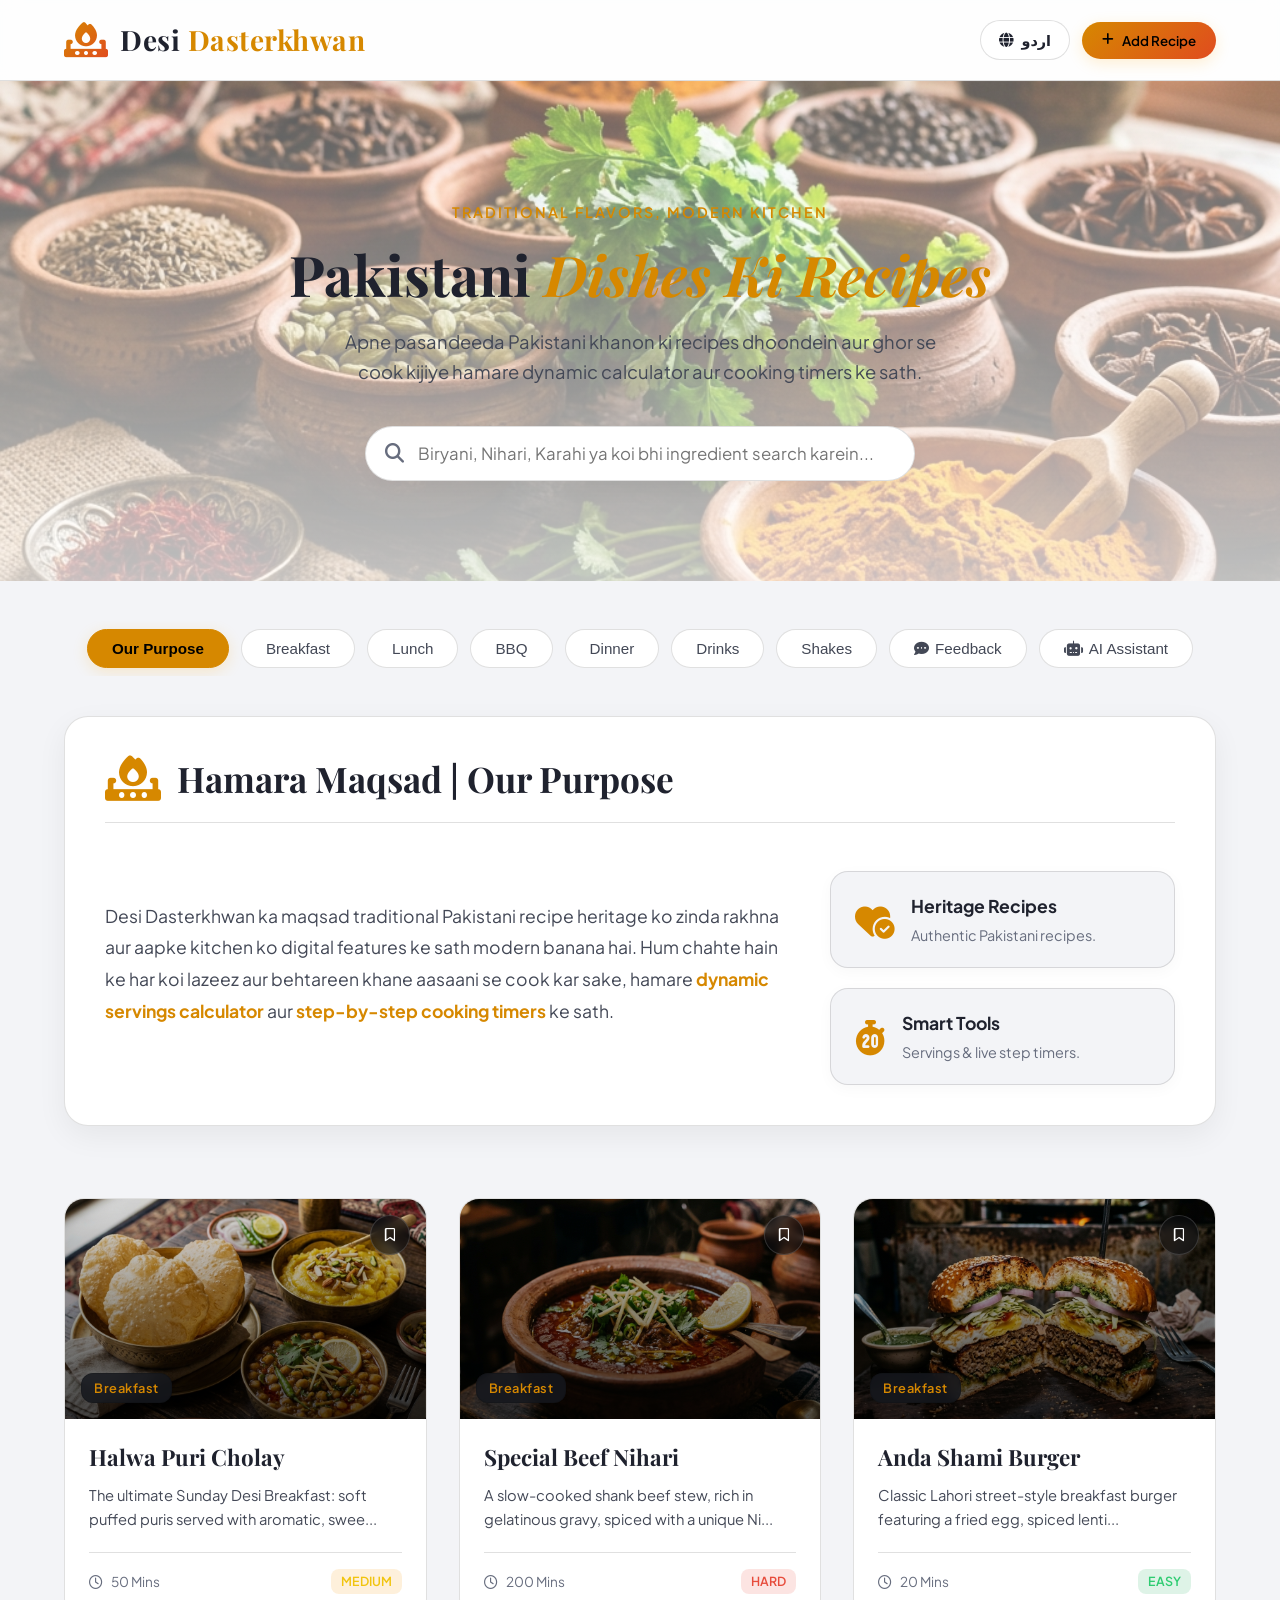
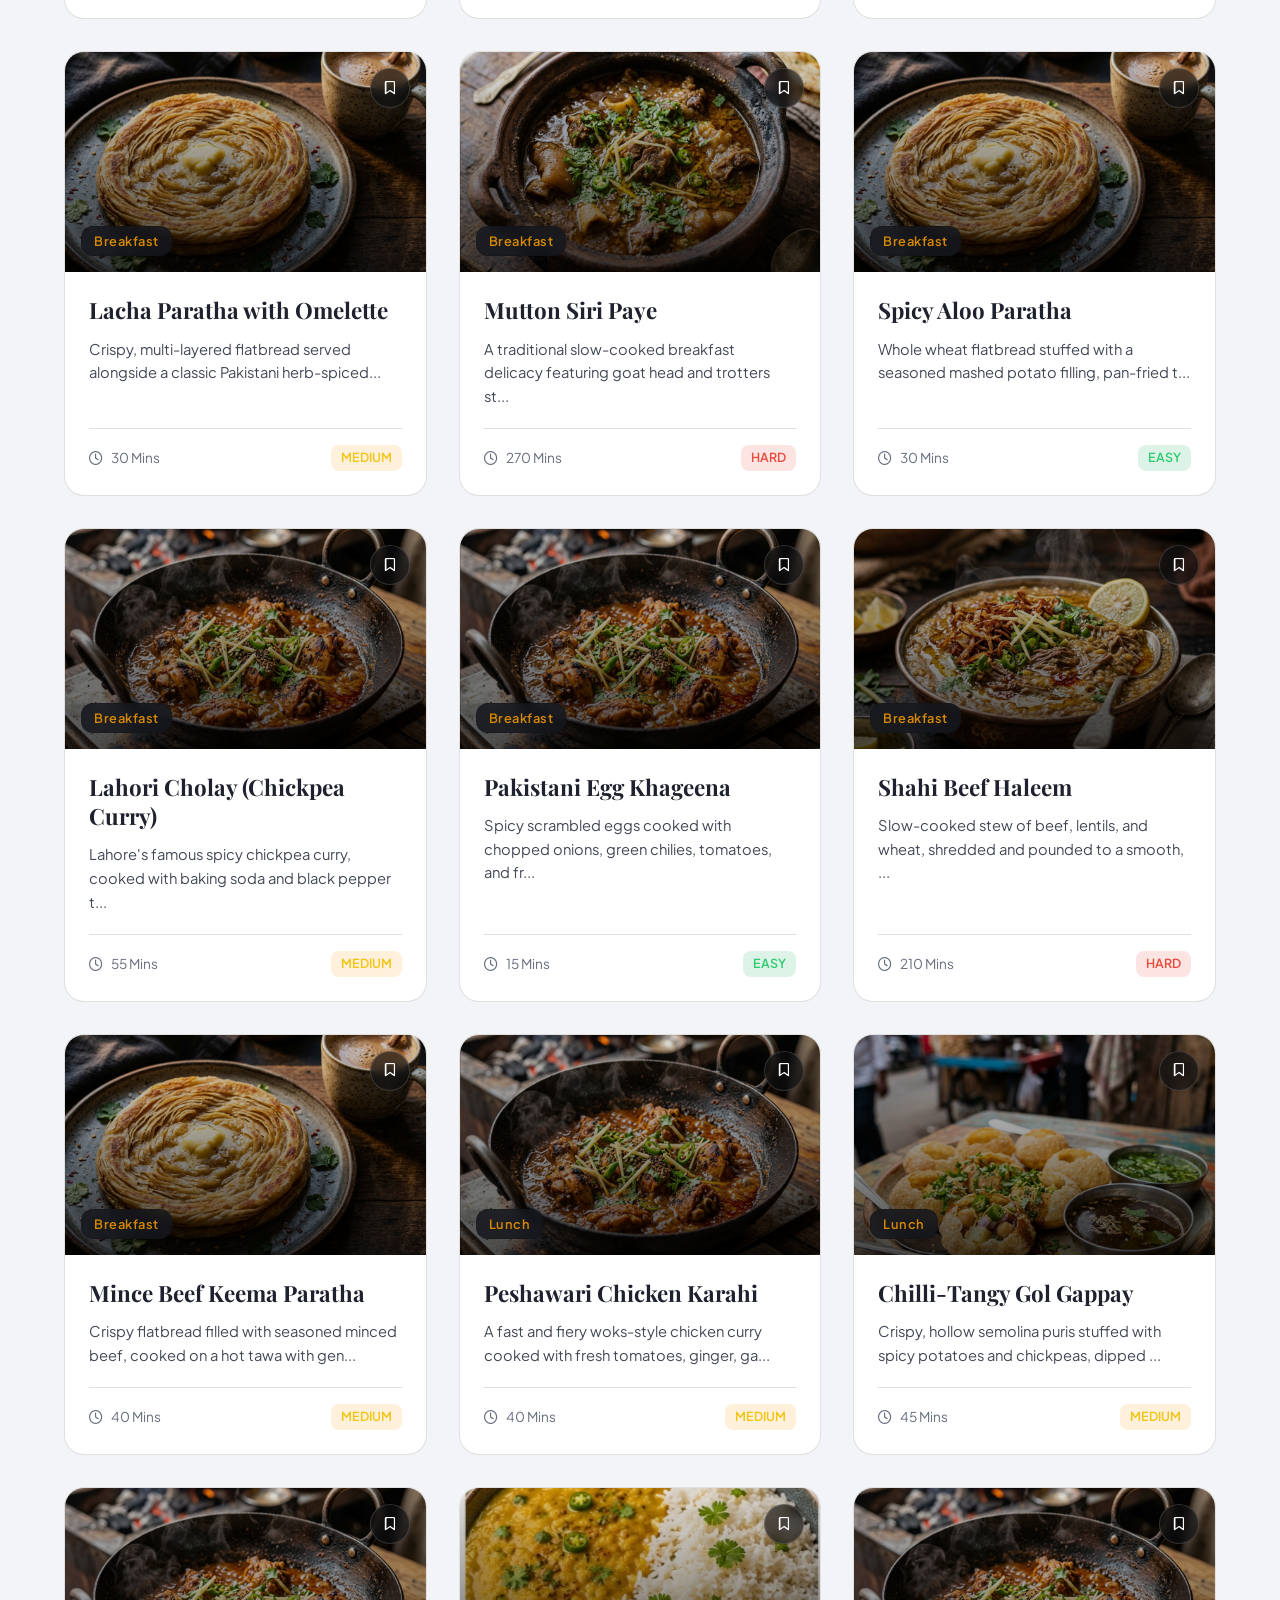
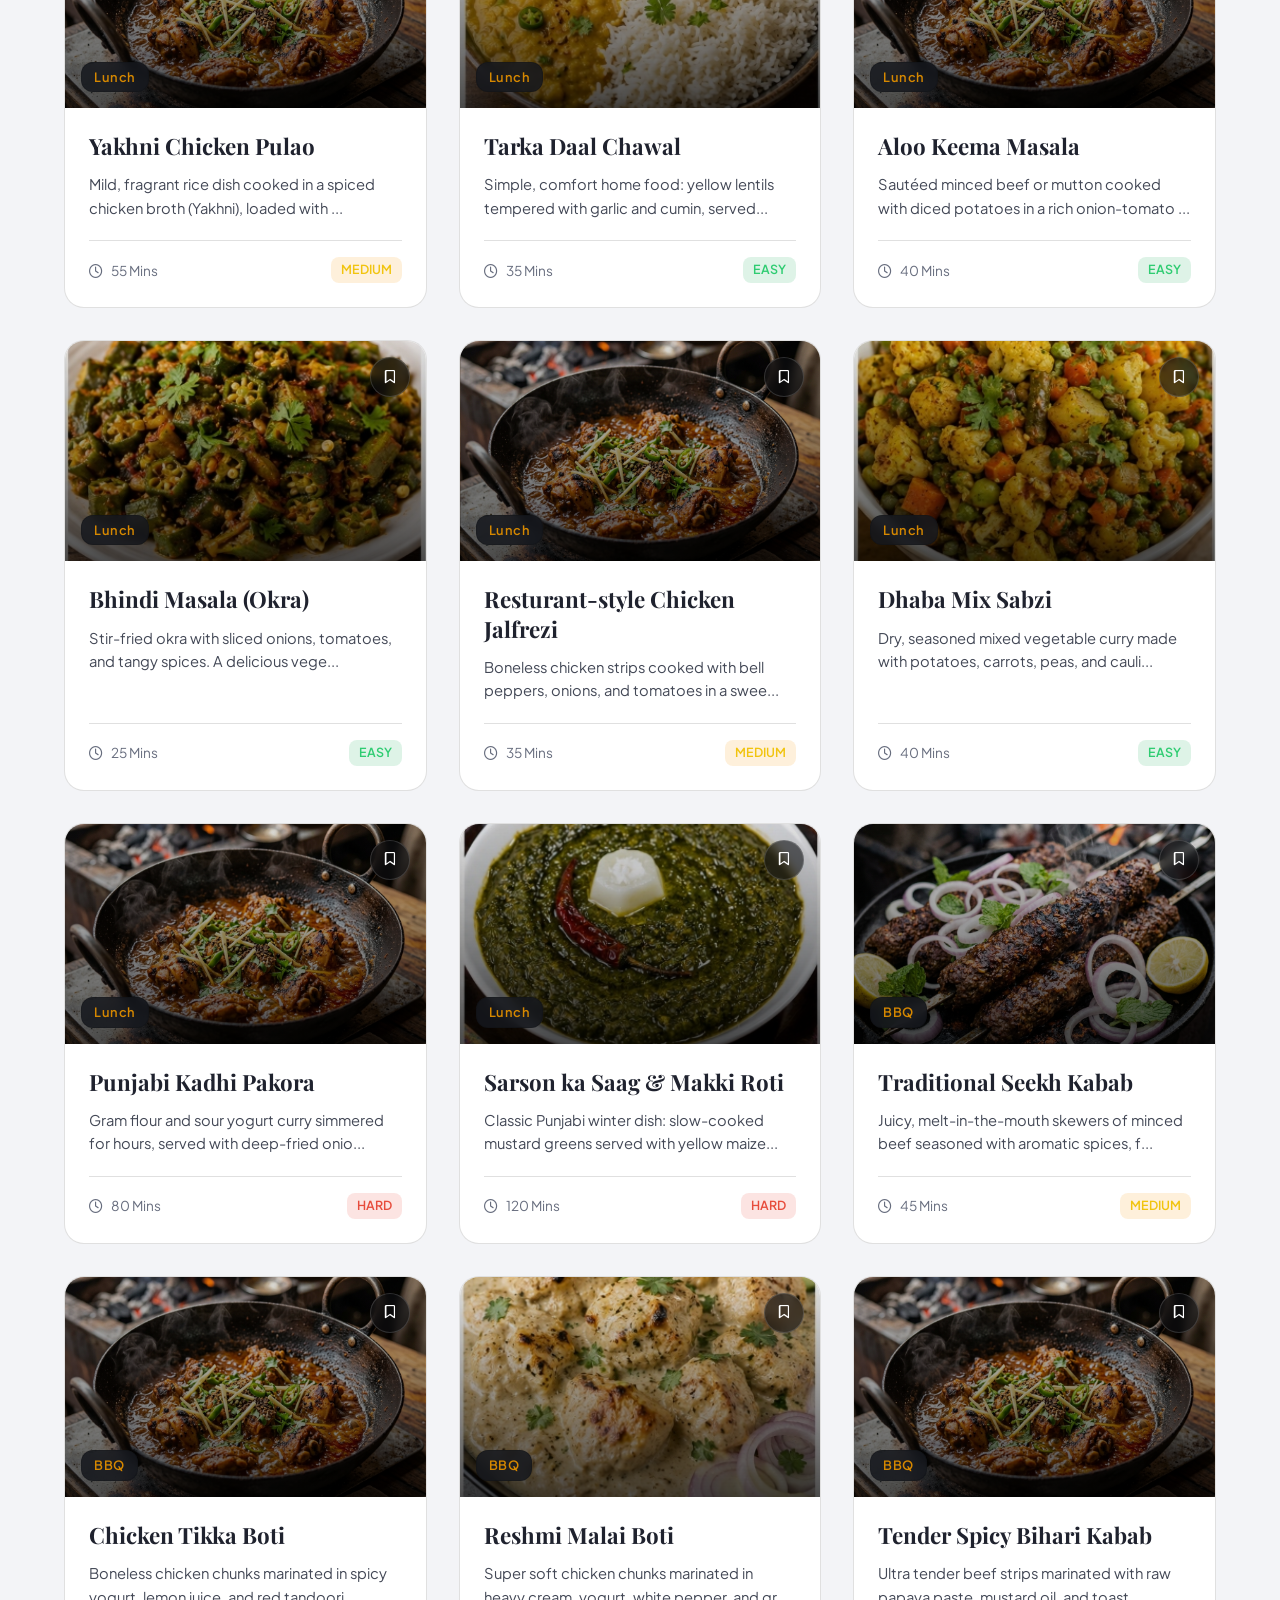
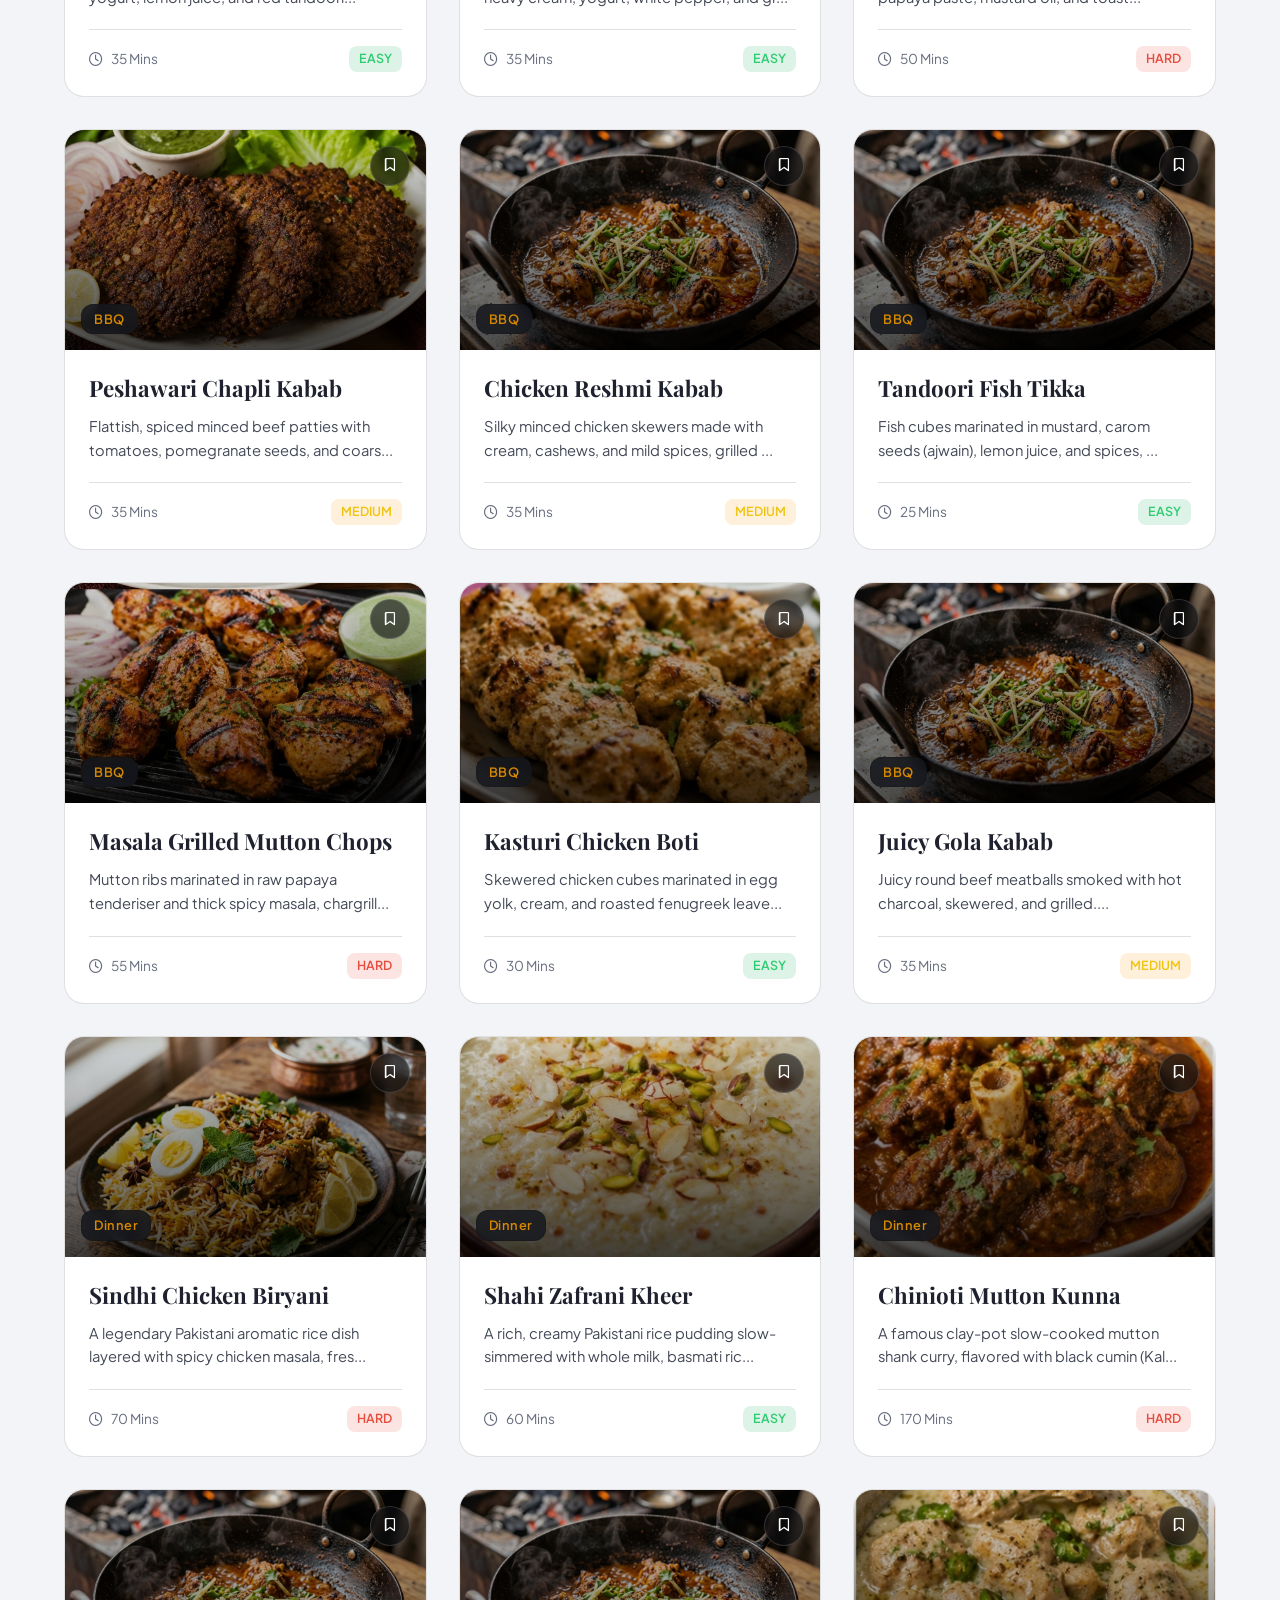
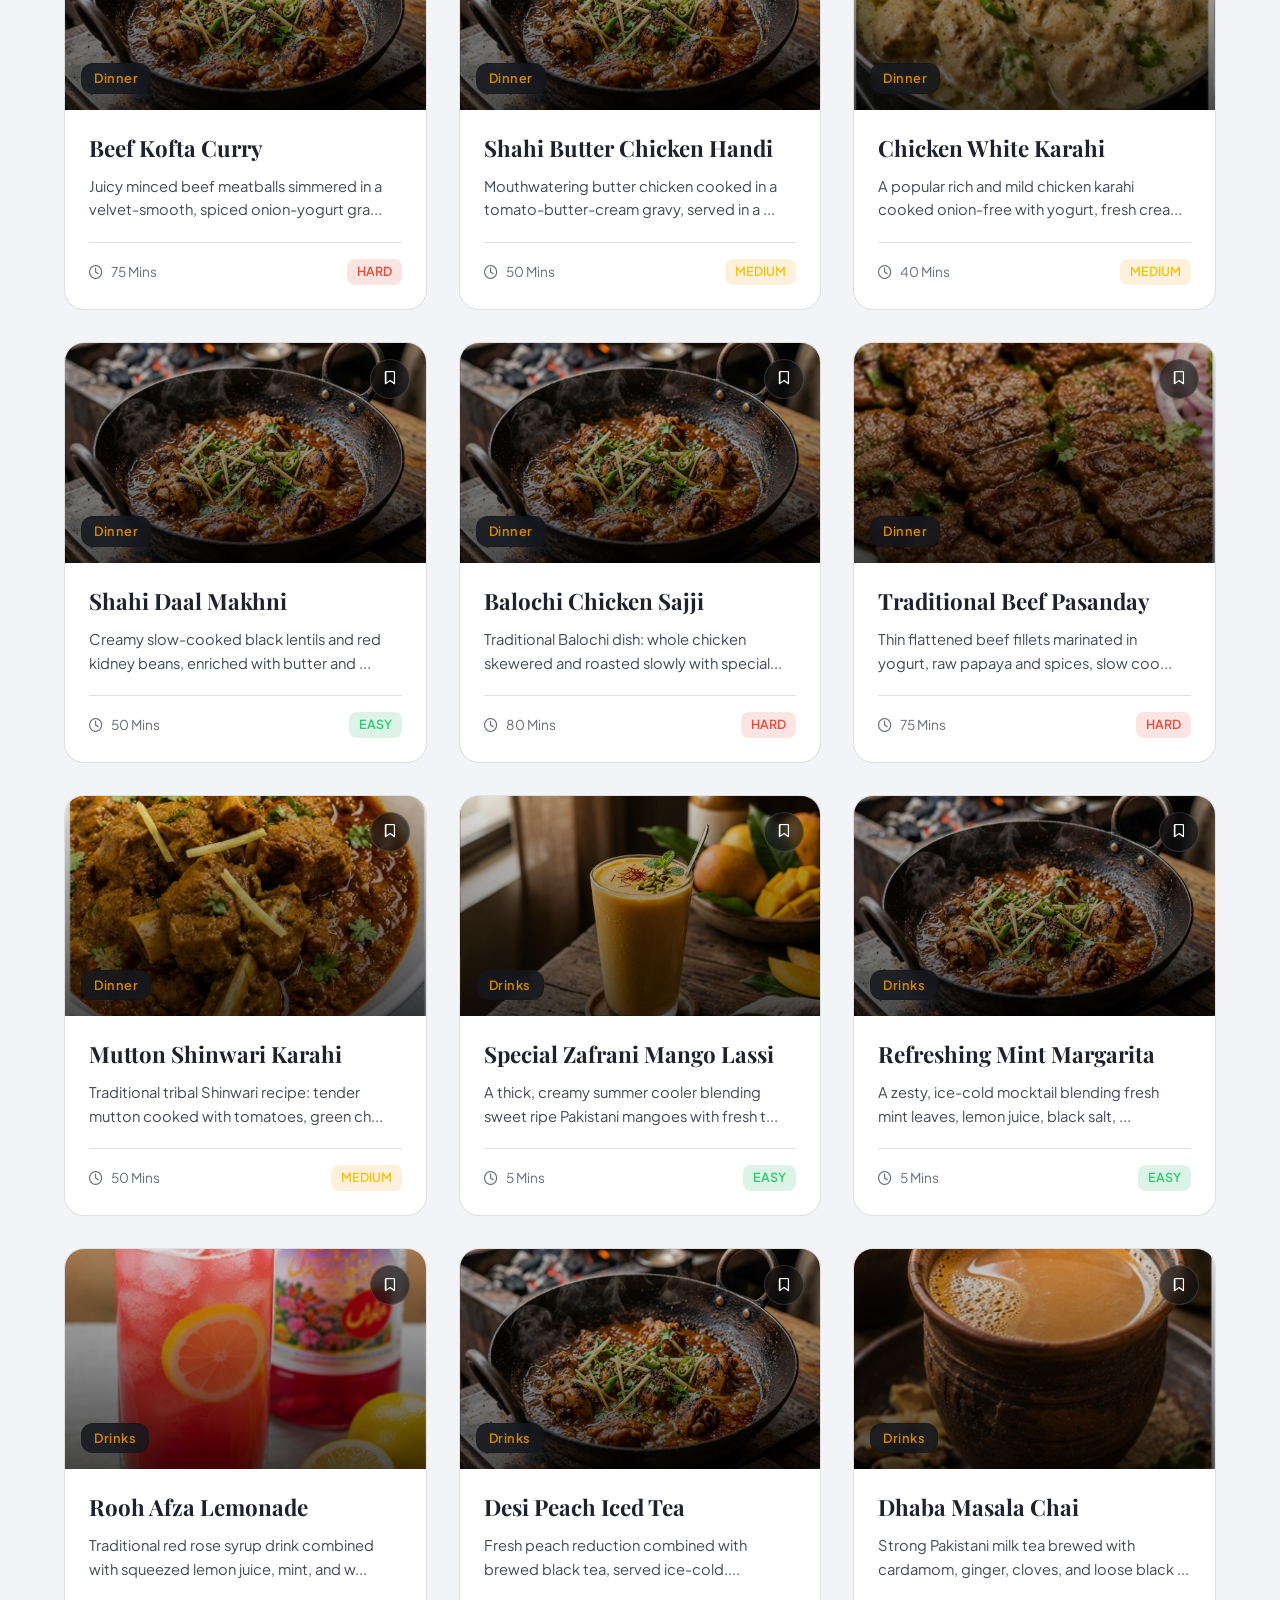
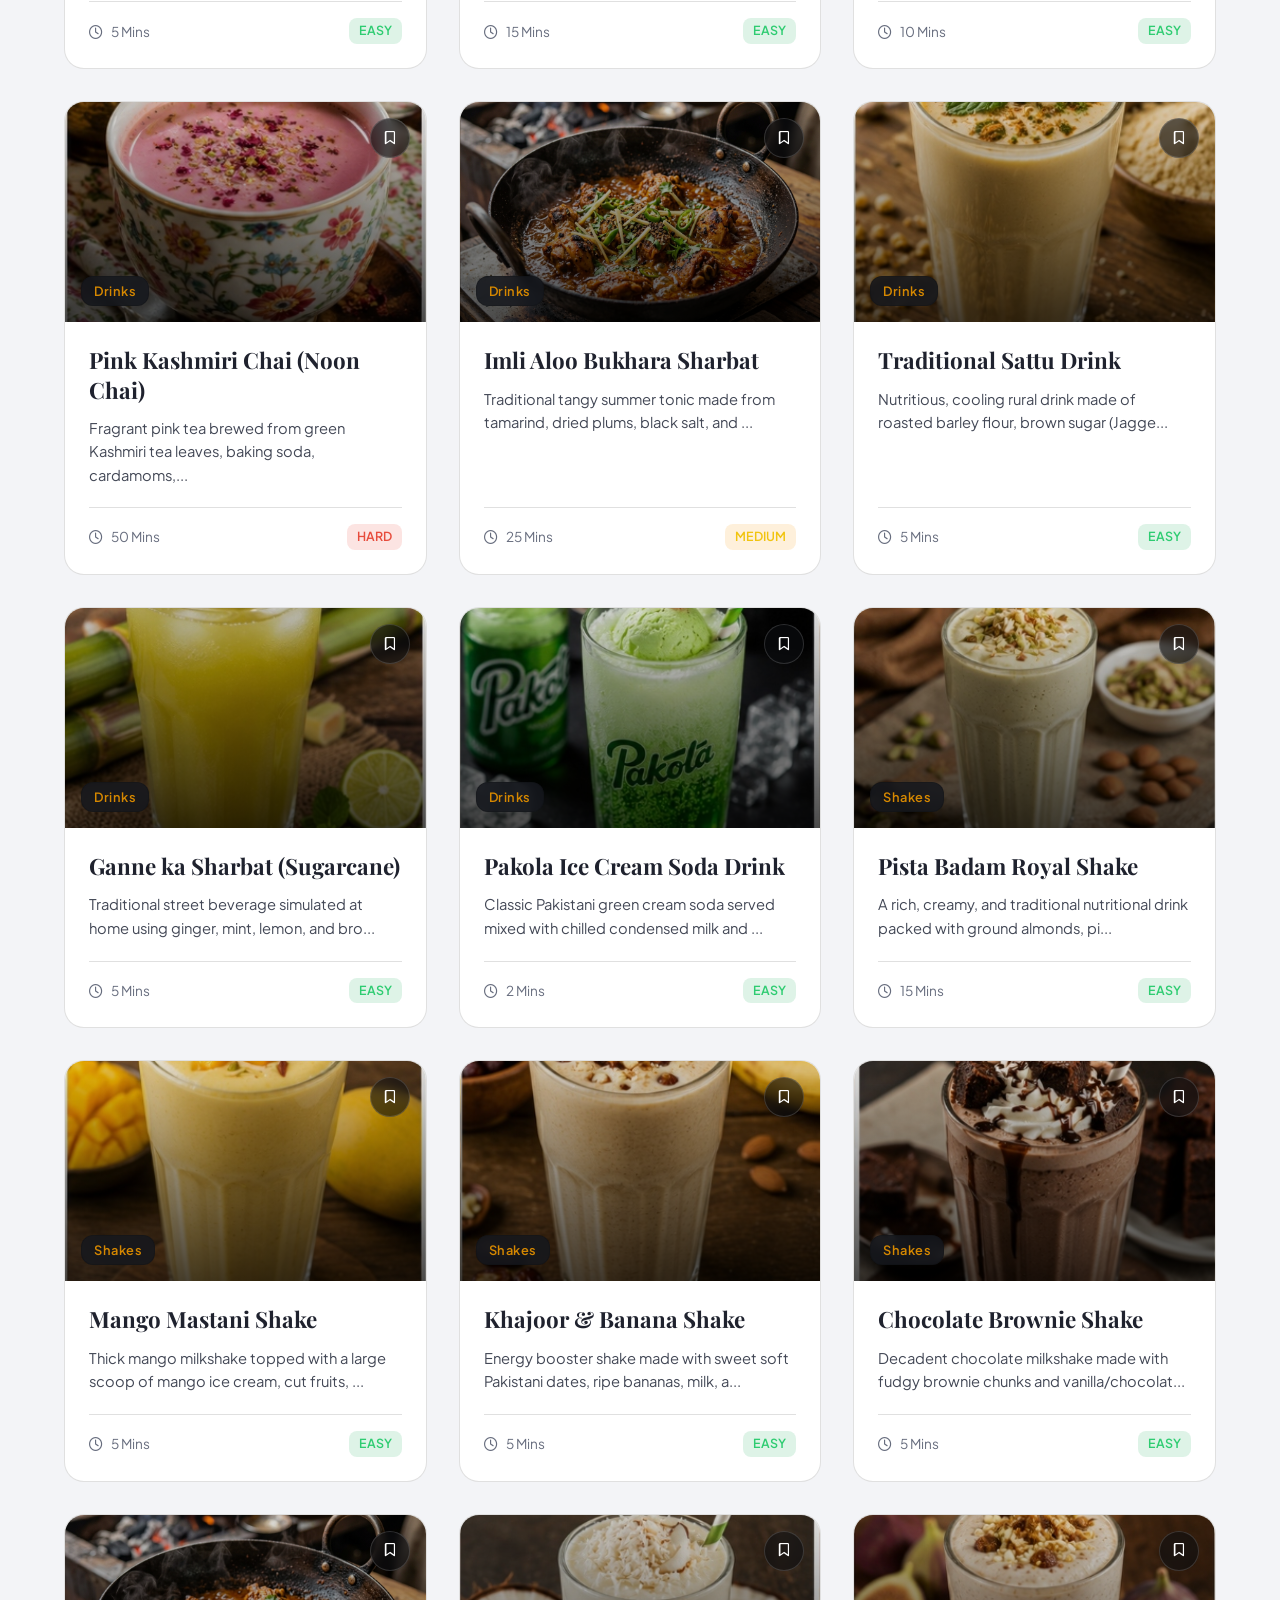
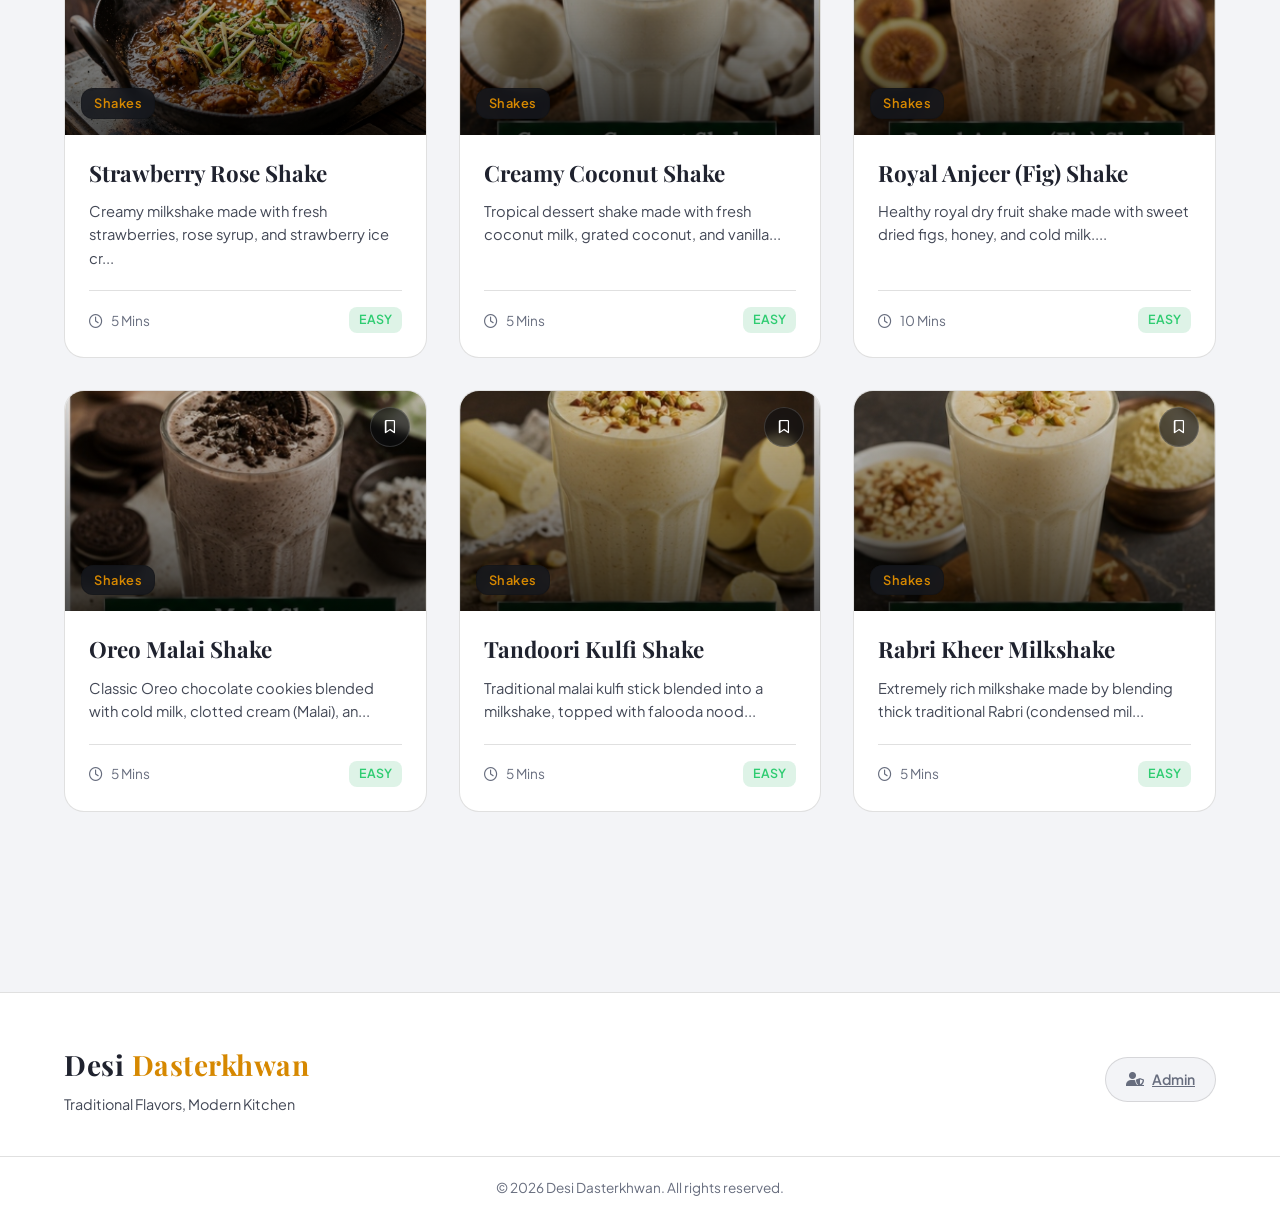
<file: index.html>
<!DOCTYPE html>
<html lang="ur">
<head>
    <meta charset="UTF-8">
    <meta name="viewport" content="width=device-width, initial-scale=1.0">
    <title>Desi Dasterkhwan | Pakistani Cooking Recipes</title>
    <meta name="description" content="Pakistani dishes ki lazeez aur behtareen recipes. Biryani, Nihari, Karahi aur bohat kuch, dynamic serving calculator aur timers ke sath.">
    <!-- FontAwesome Icons -->
    <link rel="stylesheet" href="https://cdnjs.cloudflare.com/ajax/libs/font-awesome/6.4.0/css/all.min.css">
    <!-- CSS Stylesheet -->
    <link rel="stylesheet" href="styles.css">
</head>
<body>

    <!-- Header Section -->
    <header>
        <div class="container header-container">
            <div class="logo-section">
                <i class="fas fa-fire-burner logo-icon"></i>
                <div class="logo-text" id="logo-text">Desi <span>Dasterkhwan</span></div>
            </div>
            <div class="header-actions">
                <button class="btn-lang-toggle" id="lang-toggle-btn" aria-label="Language Toggle">
                    <i class="fas fa-globe"></i>
                    <span id="lang-btn-text">اردو</span>
                </button>
                <button class="btn-add-recipe" id="show-add-recipe-btn" aria-label="Nayi recipe shamil karein">
                    <i class="fas fa-plus"></i>
                    <span id="add-recipe-btn-text">Add Recipe</span>
                </button>
            </div>
        </div>
    </header>

    <!-- Hero Section -->
    <section class="hero">
        <div class="container">
            <span class="hero-subtitle">Traditional Flavors, Modern Kitchen</span>
            <h1>Pakistani <span>Dishes Ki Recipes</span></h1>
            <p class="hero-desc">Apne pasandeeda Pakistani khanon ki recipes dhoondein aur ghor se cook kijiye hamare dynamic calculator aur cooking timers ke sath.</p>
            
            <!-- Search Box -->
            <div class="search-container">
                <input type="text" id="search-input" class="search-box" placeholder="Biryani, Nihari, Karahi ya koi bhi ingredient search karein..." aria-label="Recipes search karein">
                <i class="fas fa-search search-icon"></i>
            </div>
        </div>
    </section>

    <!-- Filters Section -->
    <section class="filter-section">
        <div class="container">
            <div class="category-scroll">
                <button class="category-tab active" data-category="All" aria-label="Category All">Our Purpose</button>
                <button class="category-tab" data-category="Breakfast" aria-label="Category Breakfast">Breakfast</button>
                <button class="category-tab" data-category="Lunch" aria-label="Category Lunch">Lunch</button>
                <button class="category-tab" data-category="BBQ" aria-label="Category BBQ">BBQ</button>
                <button class="category-tab" data-category="Dinner" aria-label="Category Dinner">Dinner</button>
                <button class="category-tab" data-category="Drinks" aria-label="Category Drinks">Drinks</button>
                <button class="category-tab" data-category="Shakes" aria-label="Category Shakes">Shakes</button>
                <button class="category-tab" data-category="Feedback" aria-label="Category Feedback"><i class="fas fa-comment-dots" style="margin-right:6px;"></i>Feedback</button>
                <button class="category-tab" data-category="AIAssistant" aria-label="Category AI Assistant"><i class="fas fa-robot" style="margin-right:6px;"></i>AI Assistant</button>
            </div>
        </div>
    </section>

    <!-- Recipe Grid Section -->
    <main class="recipe-section">
        <div class="container">
            <div class="recipe-grid" id="recipe-grid">
                <!-- Recipe Cards will be injected here via JavaScript -->
            </div>
        </div>
    </main>

    <!-- Footer Section -->
    <footer class="footer">
        <div class="container footer-container">
            <div class="footer-brand">
                <div class="logo-text" id="footer-logo-text">Desi <span>Dasterkhwan</span></div>
                <p class="footer-tagline">Traditional Flavors, Modern Kitchen</p>
            </div>
            <div class="footer-links">
                <a href="admin.html" class="footer-admin-link" aria-label="Admin Portal">
                    <i class="fas fa-user-shield"></i> <span id="footer-admin-text">Admin Portal</span>
                </a>
            </div>
        </div>
        <div class="footer-bottom">
            <div class="container">
                <p>&copy; 2026 Desi Dasterkhwan. All rights reserved.</p>
            </div>
        </div>
    </footer>

    <!-- Active Timer Floating Widget -->
    <div class="active-timer-widget" id="active-timer-widget">
        <div class="timer-icon-wrap">
            <i class="fas fa-stopwatch"></i>
            <div class="timer-pulse"></div>
        </div>
        <div class="timer-details">
            <span class="timer-label" id="active-timer-label">Step Timer</span>
            <span class="timer-clock" id="active-timer-clock">00:00</span>
        </div>
        <button class="timer-cancel-btn" id="active-timer-cancel" title="Cancel Timer" aria-label="Timer band karein">
            <i class="fas fa-xmark"></i>
        </button>
    </div>

    <!-- Recipe Details Modal -->
    <div class="modal" id="recipe-modal" role="dialog" aria-modal="true" aria-labelledby="modal-recipe-title">
        <div class="modal-content">
            <button class="close-modal-btn" id="close-recipe-modal" onclick="closeModal()" aria-label="Close modal">&times;</button>
            
            <div class="modal-header-hero" id="modal-recipe-image" style="background-image: linear-gradient(to bottom, rgba(0,0,0,0.1), rgba(13, 14, 18, 0.95)); background-size: cover; background-position: center;">
                <div class="modal-header-overlay"></div>
                <div class="modal-title-wrap">
                    <h2 class="modal-recipe-title" id="modal-recipe-title">Sindhi Chicken Biryani</h2>
                    <p class="modal-recipe-desc" id="modal-recipe-desc">A beautiful spiced dish...</p>
                </div>
            </div>

            <div class="modal-body">
                <!-- Summary bar -->
                <div class="modal-summary-bar">
                    <div class="modal-stats">
                        <div class="stat-box">
                            <span class="stat-label" id="label-prep">Prep Time</span>
                            <span class="stat-value" id="modal-recipe-prep">25 Mins</span>
                        </div>
                        <div class="stat-box">
                            <span class="stat-label" id="label-cook">Cook Time</span>
                            <span class="stat-value" id="modal-recipe-cook">45 Mins</span>
                        </div>
                        <div class="stat-box">
                            <span class="stat-label" id="label-difficulty">Difficulty</span>
                            <span class="stat-value"><span class="difficulty-tag medium" id="modal-recipe-difficulty">Medium</span></span>
                        </div>
                    </div>
                    <div class="modal-actions">
                        <button class="modal-action-btn" id="modal-favorite-btn" aria-label="Bookmark this recipe">
                            <i class="far fa-bookmark"></i> Bookmark Recipe
                        </button>
                    </div>
                </div>

                <!-- Two Column Layout -->
                <div class="recipe-layout-grid">
                    <!-- Left: Ingredients Checklist -->
                    <div class="ingredients-panel">
                        <h4>
                            <span id="label-ingredients">Ingredients</span>
                            <div class="servings-controller">
                                <button class="servings-btn" id="servings-dec" title="Decrease servings" aria-label="Servings kam karein">-</button>
                                <span><span id="servings-count">4</span> <span id="label-servings-text">Servings</span></span>
                                <button class="servings-btn" id="servings-inc" title="Increase servings" aria-label="Servings barhayein">+</button>
                            </div>
                        </h4>
                        <div class="ingredients-list" id="modal-ingredients-list">
                            <!-- Ingredients check list will be rendered here dynamically -->
                        </div>
                    </div>

                    <!-- Right: Instructions -->
                    <div class="instructions-panel">
                        <h4 id="label-instructions">Instructions</h4>
                        <div class="instructions-list" id="modal-instructions-list">
                            <!-- Step list will be rendered here dynamically -->
                        </div>
                    </div>
                </div>
                
                <!-- Bottom Close Recipe Button -->
                <div class="modal-footer-close" style="text-align: center; margin-top: 30px; padding-top: 20px; border-top: 1px solid var(--color-border);">
                    <button type="button" class="btn-primary" onclick="closeModal()" style="padding: 12px 36px; font-size: 1rem; border-radius: 50px; cursor: pointer; background: linear-gradient(135deg, var(--color-primary), #d35400);">
                        <i class="fas fa-times-circle" style="margin-right: 6px;"></i> <span id="label-close-modal-btn">Close Recipe / بند کریں</span>
                    </button>
                </div>
            </div>
        </div>
    </div>

    <!-- Add Recipe Modal -->
    <div class="modal" id="add-recipe-modal" role="dialog" aria-modal="true" aria-labelledby="add-recipe-title-h">
        <div class="modal-content">
            <button class="close-modal-btn" id="close-add-recipe-modal" aria-label="Close modal">&times;</button>
            <h2 class="form-title" id="add-recipe-title-h">Add New Recipe</h2>
            
            <form id="add-recipe-form">
                <div class="add-recipe-body">
                    <!-- Title & Category -->
                    <div class="form-row-2">
                        <div class="form-group">
                            <label class="form-label" for="recipe-title">Recipe Title (Urdu or English)</label>
                            <input type="text" id="recipe-title" required class="form-control" placeholder="e.g., Dum Kabob">
                        </div>
                        <div class="form-group">
                            <label class="form-label" for="recipe-category">Category</label>
                            <select id="recipe-category" class="form-control" required>
                                <option value="Breakfast">Breakfast / Nashta</option>
                                <option value="Lunch">Lunch / Dopehar ka Khaana</option>
                                <option value="BBQ">BBQ / Kabab</option>
                                <option value="Dinner">Dinner / Raat ka Khaana</option>
                                <option value="Drinks">Drinks / Mashroob</option>
                                <option value="Shakes">Shakes</option>
                            </select>
                        </div>
                    </div>

                    <!-- Description -->
                    <div class="form-group">
                        <label class="form-label" for="recipe-desc">Short Description</label>
                        <textarea id="recipe-desc" required class="form-control" rows="2" placeholder="Describe the aroma and flavor..."></textarea>
                    </div>

                    <!-- Times & Servings & Difficulty -->
                    <div class="form-row-3">
                        <div class="form-group">
                            <label class="form-label" for="recipe-prep-time">Prep Time (minutes)</label>
                            <input type="number" id="recipe-prep-time" required class="form-control" placeholder="e.g., 20">
                        </div>
                        <div class="form-group">
                            <label class="form-label" for="recipe-cook-time">Cook Time (minutes)</label>
                            <input type="number" id="recipe-cook-time" required class="form-control" placeholder="e.g., 40">
                        </div>
                        <div class="form-group">
                            <label class="form-label" for="recipe-difficulty">Difficulty</label>
                            <select id="recipe-difficulty" class="form-control">
                                <option value="Easy">Easy</option>
                                <option value="Medium" selected>Medium</option>
                                <option value="Hard">Hard</option>
                            </select>
                        </div>
                    </div>

                    <div class="form-row-2" style="margin-bottom: 22px;">
                        <div class="form-group">
                            <label class="form-label" for="recipe-servings-val">Default Servings</label>
                            <input type="number" id="recipe-servings-val" value="4" required class="form-control">
                        </div>
                    </div>

                    <!-- Ingredients Section -->
                    <div class="form-group">
                        <label class="form-label">Ingredients</label>
                        <div id="form-ingredients-list">
                            <div class="form-ingredient-row">
                                <input type="text" placeholder="Ingredient (e.g. Chicken)" required class="form-control ing-name">
                                <input type="number" step="any" placeholder="Quantity" class="form-control ing-amt">
                                <input type="text" placeholder="Unit (e.g. g)" class="form-control ing-unit">
                            </div>
                        </div>
                        <button type="button" class="btn-form-add" id="form-add-ingredient">
                            <i class="fas fa-plus"></i> Add Ingredient
                        </button>
                    </div>

                    <!-- Steps Section -->
                    <div class="form-group">
                        <label class="form-label">Cooking Steps</label>
                        <div id="form-steps-list">
                            <div class="form-step-row">
                                <span class="form-step-num"></span>
                                <textarea placeholder="Step text (e.g. Sauté the onions for 10 minutes until golden)" required class="form-control step-text" rows="2"></textarea>
                            </div>
                        </div>
                        <button type="button" class="btn-form-add" id="form-add-step">
                            <i class="fas fa-plus"></i> Add Cooking Step
                        </button>
                    </div>

                    <!-- Action buttons -->
                    <div class="form-submit-bar">
                        <button type="button" class="btn-secondary" id="close-add-recipe-modal">Cancel</button>
                        <button type="submit" class="btn-primary">Save Recipe</button>
                    </div>
                </div>
            </form>
        </div>
    </div>

    <!-- Script File -->
    <script src="app.js?v=1.7"></script>
</body>
</html>
</file>
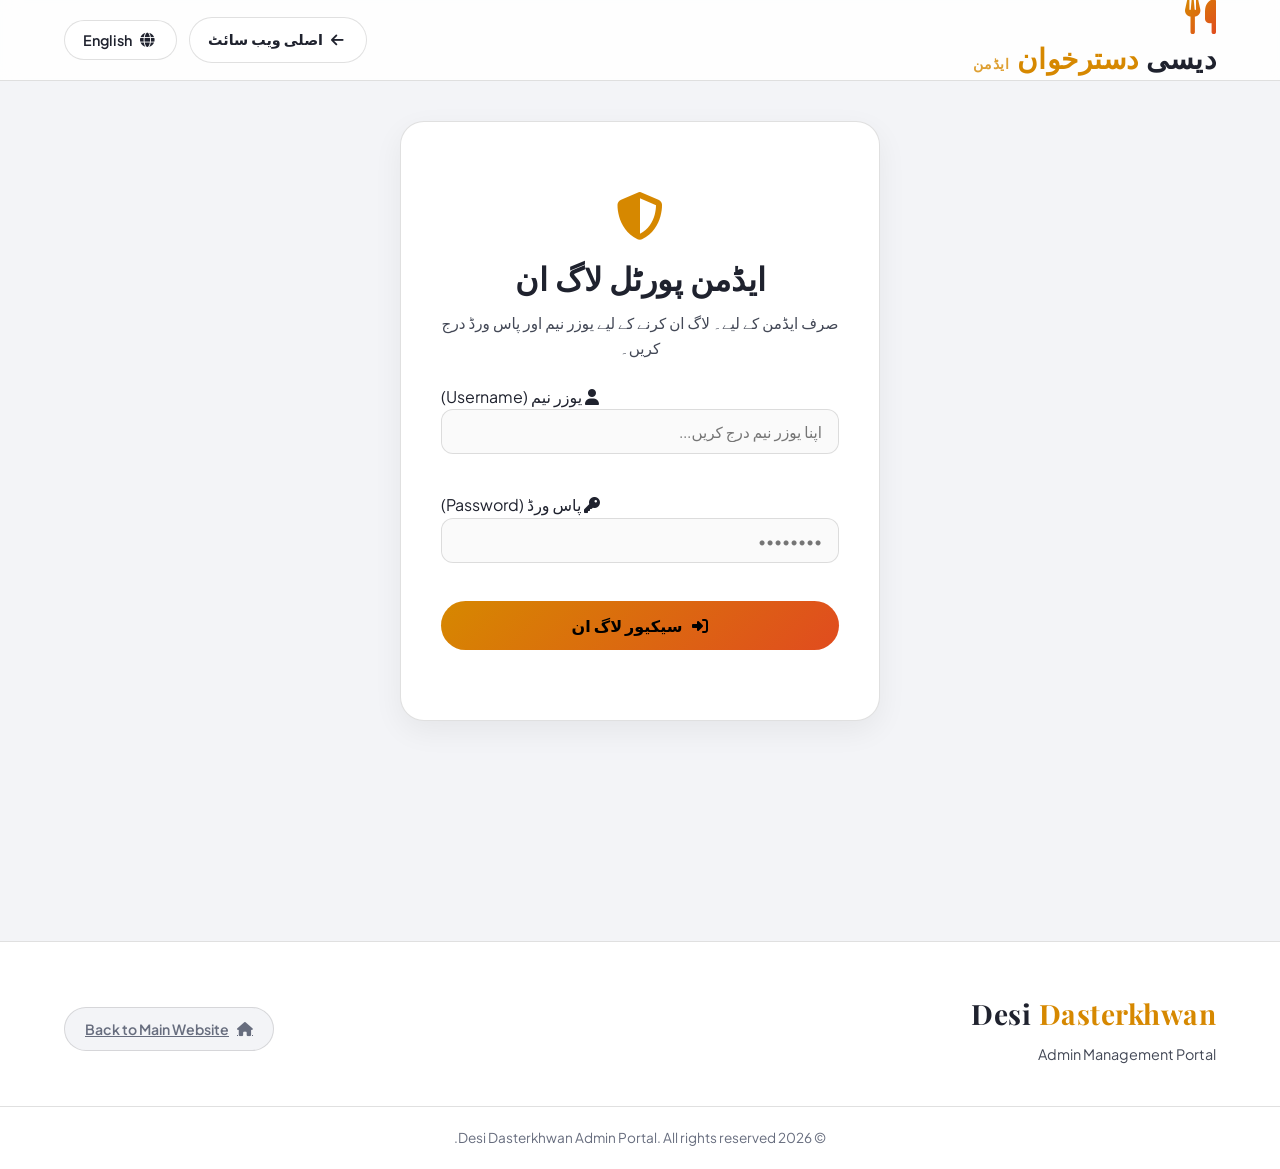
<file: admin.html>
<!DOCTYPE html>
<html lang="en">
<head>
    <meta charset="UTF-8">
    <meta name="viewport" content="width=device-width, initial-scale=1.0">
    <title>Desi Dasterkhwan - Admin Portal</title>
    
    <!-- Google Fonts -->
    <link rel="preconnect" href="https://fonts.googleapis.com">
    <link rel="preconnect" href="https://fonts.gstatic.com" crossorigin>
    <link href="https://fonts.googleapis.com/css2?family=Inter:wght@300;400;500;600;700&family=Outfit:wght@500;600;700;800&family=Noto+Nastaliq+Urdu:wght@400;700&display=swap" rel="stylesheet">
    
    <!-- FontAwesome Icons -->
    <link rel="stylesheet" href="https://cdnjs.cloudflare.com/ajax/libs/font-awesome/6.4.0/css/all.min.css">
    
    <!-- Stylesheet -->
    <link rel="stylesheet" href="styles.css">
</head>
<body>

    <!-- Header Section -->
    <header class="header">
        <div class="container header-container">
            <div class="logo">
                <i class="fas fa-utensils logo-icon"></i>
                <div class="logo-text" id="logo-text">Desi <span>Dasterkhwan</span> <small style="font-size:0.5em; opacity:0.8; color:var(--color-primary);">Admin</small></div>
            </div>
            <div class="header-actions">
                <a href="index.html" class="btn-lang-toggle" style="text-decoration:none;">
                    <i class="fas fa-arrow-left"></i>
                    <span id="back-home-text">Main Website</span>
                </a>
                <button class="btn-lang-toggle" id="lang-toggle-btn" aria-label="Language Toggle">
                    <i class="fas fa-globe"></i>
                    <span id="lang-btn-text">اردو</span>
                </button>
            </div>
        </div>
    </header>

    <!-- Main Container -->
    <main class="recipe-section" style="min-height: 70vh; padding-top: 40px;">
        <div class="container">
            <div id="admin-app">
                <!-- Injected via admin.js -->
            </div>
        </div>
    </main>

    <!-- Footer -->
    <footer class="footer">
        <div class="container footer-container">
            <div class="footer-brand">
                <div class="logo-text">Desi <span>Dasterkhwan</span></div>
                <p class="footer-tagline">Admin Management Portal</p>
            </div>
            <div class="footer-links">
                <a href="index.html" class="footer-admin-link">
                    <i class="fas fa-home"></i> Back to Main Website
                </a>
            </div>
        </div>
        <div class="footer-bottom">
            <div class="container">
                <p>&copy; 2026 Desi Dasterkhwan Admin Portal. All rights reserved.</p>
            </div>
        </div>
    </footer>

    <!-- Admin JS Script -->
    <script src="admin.js?v=1.4"></script>
</body>
</html>
</file>
<file: styles.css>
/* "Desi Dasterkhwan" - Premium Pakistani Recipes Design System */
@import url('https://fonts.googleapis.com/css2?family=Plus+Jakarta+Sans:wght@300;400;500;600;700&family=Playfair+Display:ital,wght@0,600;0,700;1,500&display=swap');

:root {
    /* Color Palette */
    --color-bg: hsl(225, 20%, 96%);            /* Light off-white background */
    --color-surface: hsl(0, 0%, 100%);         /* Pure white surface */
    --color-surface-hover: hsl(225, 15%, 93%); /* Light grey hover */
    --color-border: rgba(0, 0, 0, 0.12);       /* More defined light border */
    --color-border-glow: rgba(255, 176, 32, 0.15);
    
    /* Spice Colors */
    --color-primary: hsl(38, 100%, 42%);      /* Darker Saffron Gold for readability */
    --color-secondary: hsl(14, 76%, 50%);    /* Warm Terracotta */
    --color-accent: hsl(150, 60%, 35%);       /* Cardamom Green */
    
    /* Text Colors */
    --color-text-primary: hsl(225, 20%, 15%);  /* Dark charcoal text */
    --color-text-secondary: hsl(225, 12%, 30%);/* Darker slate grey for high contrast */
    --color-text-muted: hsl(225, 10%, 45%);    /* Darker muted text for high contrast */
    
    /* Fonts */
    --font-heading: 'Playfair Display', Georgia, serif;
    --font-sans: 'Plus Jakarta Sans', system-ui, -apple-system, sans-serif;
    
    /* Shadow & Glass */
    --glass-bg: rgba(255, 255, 255, 0.85);
    --glass-blur: 15px;
    --box-shadow: 0 10px 30px -10px rgba(0, 0, 0, 0.06);
    --transition: all 0.3s cubic-bezier(0.4, 0, 0.2, 1);
}

/* Reset */
* {
    margin: 0;
    padding: 0;
    box-sizing: border-box;
    scroll-behavior: smooth;
}

body {
    background-color: var(--color-bg);
    color: var(--color-text-primary);
    font-family: var(--font-sans);
    line-height: 1.6;
    overflow-x: hidden;
}

/* Scrollbar customization */
::-webkit-scrollbar {
    width: 8px;
}
::-webkit-scrollbar-track {
    background: var(--color-bg);
}
::-webkit-scrollbar-thumb {
    background: hsl(225, 15%, 80%);
    border-radius: 4px;
}
::-webkit-scrollbar-thumb:hover {
    background: var(--color-primary);
}

/* Layout Utilities */
.container {
    max-width: 1200px;
    margin: 0 auto;
    padding: 0 24px;
}

header {
    background: var(--glass-bg);
    backdrop-filter: blur(10px);
    border-bottom: 1px solid var(--color-border);
    position: sticky;
    top: 0;
    z-index: 100;
}

.header-container {
    display: flex;
    justify-content: space-between;
    align-items: center;
    height: 80px;
}

.logo-section {
    display: flex;
    align-items: center;
    gap: 12px;
}

.logo-icon {
    font-size: 2.2rem;
    background: linear-gradient(135deg, var(--color-primary), var(--color-secondary));
    -webkit-background-clip: text;
    -webkit-text-fill-color: transparent;
}

.logo-text {
    font-family: var(--font-heading);
    font-size: 1.75rem;
    font-weight: 700;
    letter-spacing: 0.5px;
}

.logo-text span {
    color: var(--color-primary);
}

.header-actions {
    display: flex;
    align-items: center;
    gap: 12px;
}

.btn-lang-toggle {
    background: var(--color-surface);
    border: 1px solid var(--color-border);
    color: var(--color-text-primary);
    padding: 10px 18px;
    border-radius: 30px;
    cursor: pointer;
    font-weight: 600;
    font-size: 0.9rem;
    display: flex;
    align-items: center;
    gap: 8px;
    font-family: var(--font-sans);
    transition: var(--transition);
}

.btn-lang-toggle:hover {
    border-color: var(--color-primary);
    background: var(--color-surface-hover);
    transform: translateY(-2px);
}

.btn-add-recipe {
    background: linear-gradient(135deg, var(--color-primary), var(--color-secondary));
    color: #000;
    font-weight: 600;
    border: none;
    padding: 10px 20px;
    border-radius: 30px;
    cursor: pointer;
    display: flex;
    align-items: center;
    gap: 8px;
    font-family: var(--font-sans);
    transition: var(--transition);
    box-shadow: 0 4px 15px rgba(255, 176, 32, 0.2);
}

.btn-add-recipe:hover {
    transform: translateY(-2px);
    box-shadow: 0 6px 20px rgba(255, 176, 32, 0.4);
    filter: brightness(1.1);
}

/* Hero Section */
.hero {
    position: relative;
    padding: 120px 0 100px 0;
    text-align: center;
    background-image: linear-gradient(to bottom, rgba(255, 255, 255, 0.35), rgba(255, 255, 255, 0.75)), url('hero_cooking_1784531942793.png');
    background-size: cover;
    background-position: center;
    overflow: hidden;
}

.hero-subtitle {
    font-weight: 600;
    letter-spacing: 2px;
    text-transform: uppercase;
    color: var(--color-primary);
    font-size: 0.9rem;
    margin-bottom: 16px;
    display: block;
}

.hero h1 {
    font-family: var(--font-heading);
    font-size: 3.5rem;
    line-height: 1.2;
    margin-bottom: 20px;
    max-width: 800px;
    margin-left: auto;
    margin-right: auto;
    color: var(--color-text-primary);
}

.hero h1 span {
    color: var(--color-primary);
    font-style: italic;
}

.hero-desc {
    color: var(--color-text-secondary);
    font-size: 1.15rem;
    max-width: 600px;
    margin: 0 auto 40px auto;
}

/* Search bar styling */
.search-container {
    max-width: 550px;
    margin: 0 auto;
    position: relative;
}

.search-box {
    width: 100%;
    background: var(--color-surface);
    border: 1px solid var(--color-border);
    padding: 16px 20px 16px 52px;
    border-radius: 50px;
    color: var(--color-text-primary);
    font-size: 1.05rem;
    font-family: var(--font-sans);
    transition: var(--transition);
    box-shadow: var(--box-shadow);
}

.search-box:focus {
    outline: none;
    border-color: var(--color-primary);
    box-shadow: 0 0 0 4px var(--color-border-glow);
}

.search-icon {
    position: absolute;
    left: 20px;
    top: 50%;
    transform: translateY(-50%);
    color: var(--color-text-muted);
    font-size: 1.2rem;
    transition: var(--transition);
}

.search-box:focus + .search-icon {
    color: var(--color-primary);
}

/* Filters & Category Tabs */
.filter-section {
    margin: 40px 0;
}

.category-scroll {
    display: flex;
    justify-content: center;
    gap: 12px;
    overflow-x: auto;
    padding: 8px 0;
}

.category-tab {
    background: var(--color-surface);
    border: 1px solid var(--color-border);
    color: var(--color-text-secondary);
    padding: 10px 24px;
    border-radius: 30px;
    cursor: pointer;
    font-size: 0.95rem;
    font-weight: 500;
    transition: var(--transition);
    white-space: nowrap;
}

.category-tab:hover {
    color: var(--color-text-primary);
    border-color: var(--color-text-muted);
    background: var(--color-surface-hover);
}

.category-tab.active {
    background: var(--color-primary);
    color: #000;
    border-color: var(--color-primary);
    font-weight: 600;
    box-shadow: 0 4px 15px rgba(255, 176, 32, 0.2);
}

/* Recipe Grid & Cards */
.recipe-section {
    padding-bottom: 100px;
}

.recipe-grid {
    display: grid;
    grid-template-columns: repeat(auto-fill, minmax(320px, 1fr));
    gap: 32px;
}

.recipe-card {
    background-color: var(--color-surface);
    border: 1px solid var(--color-border);
    border-radius: 20px;
    overflow: hidden;
    cursor: pointer;
    transition: var(--transition);
    display: flex;
    flex-direction: column;
    height: 100%;
}

.recipe-card:hover {
    border-color: var(--color-primary);
    box-shadow: 0 15px 35px rgba(0, 0, 0, 0.08);
}

.recipe-card-image {
    height: 220px;
    width: 100%;
    position: relative;
    overflow: hidden;
}

/* Glow on hover */
.recipe-card:hover .recipe-card-image::after {
    content: '';
    position: absolute;
    top: 0; left: 0; right: 0; bottom: 0;
    background: rgba(255, 176, 32, 0.05);
}

.favorite-btn {
    position: absolute;
    top: 16px;
    right: 16px;
    background: rgba(13, 14, 18, 0.6);
    backdrop-filter: blur(5px);
    border: 1px solid rgba(255,255,255,0.15);
    color: #fff;
    width: 40px;
    height: 40px;
    border-radius: 50%;
    cursor: pointer;
    display: flex;
    align-items: center;
    justify-content: center;
    transition: var(--transition);
    z-index: 2;
}

.favorite-btn:hover {
    transform: scale(1.1);
    background: var(--color-secondary);
    border-color: var(--color-secondary);
}

.favorite-btn.active {
    color: var(--color-primary);
    background: var(--color-surface);
    border-color: var(--color-primary);
    box-shadow: 0 0 10px var(--color-border-glow);
}

.recipe-badge {
    position: absolute;
    bottom: 16px;
    left: 16px;
    background: rgba(22, 24, 30, 0.85);
    backdrop-filter: blur(5px);
    border: 1px solid var(--color-border);
    color: var(--color-primary);
    padding: 4px 12px;
    border-radius: 12px;
    font-size: 0.8rem;
    font-weight: 600;
    letter-spacing: 0.5px;
}

.recipe-card-content {
    padding: 24px;
    display: flex;
    flex-direction: column;
    flex-grow: 1;
}

.recipe-card-content h3 {
    font-family: var(--font-heading);
    font-size: 1.4rem;
    margin-bottom: 12px;
    line-height: 1.3;
    transition: var(--transition);
}

.recipe-card:hover h3 {
    color: var(--color-primary);
}

.recipe-desc {
    color: var(--color-text-secondary);
    font-size: 0.92rem;
    margin-bottom: 20px;
    flex-grow: 1;
}

.recipe-meta {
    display: flex;
    justify-content: space-between;
    align-items: center;
    padding-top: 16px;
    border-top: 1px solid var(--color-border);
    font-size: 0.85rem;
    color: var(--color-text-muted);
}

.recipe-meta span i {
    margin-right: 6px;
}

.difficulty-tag {
    padding: 3px 10px;
    border-radius: 8px;
    font-size: 0.78rem;
    font-weight: 600;
    text-transform: uppercase;
}

.difficulty-tag.easy {
    background-color: rgba(39, 174, 96, 0.15);
    color: #2ecc71;
}

.difficulty-tag.medium {
    background-color: rgba(243, 156, 18, 0.15);
    color: #f1c40f;
}

.difficulty-tag.hard {
    background-color: rgba(231, 76, 60, 0.15);
    color: #e74c3c;
}

.no-recipes {
    grid-column: 1 / -1;
    text-align: center;
    padding: 80px 0;
    color: var(--color-text-secondary);
}

.no-recipes i {
    font-size: 3rem;
    margin-bottom: 20px;
    color: var(--color-text-muted);
}

/* Modals Core */
.modal {
    position: fixed;
    top: 0; left: 0; right: 0; bottom: 0;
    background: rgba(13, 14, 18, 0.85);
    backdrop-filter: blur(8px);
    z-index: 200;
    display: flex;
    align-items: center;
    justify-content: center;
    opacity: 0;
    pointer-events: none;
    transition: opacity 0.3s ease;
}

.modal.show {
    opacity: 1;
    pointer-events: auto;
}

.modal-content {
    background: var(--color-surface);
    border: 1px solid var(--color-border);
    border-radius: 24px;
    width: 90%;
    max-width: 950px;
    max-height: 90vh;
    overflow-y: auto;
    position: relative;
    box-shadow: 0 30px 60px rgba(0, 0, 0, 0.6);
    transform: scale(0.96);
    transition: transform 0.25s ease, opacity 0.25s ease;
}

.modal.show .modal-content {
    transform: scale(1);
}

.close-modal-btn {
    position: absolute;
    top: 24px;
    right: 24px;
    background: rgba(13, 14, 18, 0.6);
    border: 1px solid var(--color-border);
    color: var(--color-text-primary);
    width: 40px;
    height: 40px;
    border-radius: 50%;
    cursor: pointer;
    display: flex;
    align-items: center;
    justify-content: center;
    transition: var(--transition);
    z-index: 10;
}

.close-modal-btn:hover {
    background: #e74c3c;
    border-color: #e74c3c;
    color: #fff;
    transform: rotate(90deg);
}

/* Recipe Details Modal Styling */
.modal-header-hero {
    height: 320px;
    position: relative;
    display: flex;
    align-items: flex-end;
    padding: 40px;
}

.modal-header-overlay {
    position: absolute;
    top:0; left:0; right:0; bottom:0;
    background: linear-gradient(to bottom, rgba(255, 255, 255, 0.1), var(--color-surface) 95%);
}

.modal-title-wrap {
    position: relative;
    z-index: 2;
    max-width: 80%;
}

.modal-recipe-title {
    font-family: var(--font-heading);
    font-size: 2.5rem;
    line-height: 1.2;
    margin-bottom: 8px;
    color: var(--color-text-primary);
}

.modal-recipe-desc {
    color: var(--color-text-secondary);
    font-size: 1.02rem;
    max-width: 650px;
}

.modal-body {
    padding: 40px;
}

.modal-summary-bar {
    display: flex;
    justify-content: space-between;
    align-items: center;
    flex-wrap: wrap;
    gap: 20px;
    background: rgba(0, 0, 0, 0.02);
    border: 1px solid var(--color-border);
    border-radius: 16px;
    padding: 20px 24px;
    margin-bottom: 35px;
}

.modal-stats {
    display: flex;
    gap: 32px;
}

.stat-box {
    display: flex;
    flex-direction: column;
}

.stat-label {
    font-size: 0.8rem;
    color: var(--color-text-muted);
    text-transform: uppercase;
    letter-spacing: 0.5px;
}

.stat-value {
    font-weight: 600;
    font-size: 1.1rem;
    color: var(--color-text-primary);
}

.modal-actions {
    display: flex;
    gap: 12px;
}

.modal-action-btn {
    background: rgba(0, 0, 0, 0.04);
    border: 1px solid var(--color-border);
    color: var(--color-text-primary);
    padding: 10px 20px;
    border-radius: 20px;
    cursor: pointer;
    display: flex;
    align-items: center;
    gap: 8px;
    font-weight: 500;
    font-family: var(--font-sans);
    transition: var(--transition);
}

.modal-action-btn:hover {
    background: var(--color-surface-hover);
    border-color: var(--color-primary);
}

.modal-action-btn.active {
    background: rgba(255, 176, 32, 0.1);
    border-color: var(--color-primary);
    color: var(--color-primary);
}

/* Two Column Recipe Layout */
.recipe-layout-grid {
    display: grid;
    grid-template-columns: 4fr 5fr;
    gap: 40px;
}

.ingredients-panel h4, .instructions-panel h4 {
    font-family: var(--font-heading);
    font-size: 1.6rem;
    margin-bottom: 24px;
    display: flex;
    justify-content: space-between;
    align-items: center;
    border-bottom: 1px solid var(--color-border);
    padding-bottom: 12px;
}

.servings-controller {
    display: flex;
    align-items: center;
    gap: 12px;
    font-size: 0.95rem;
    font-family: var(--font-sans);
}

.servings-btn {
    background: rgba(0, 0, 0, 0.04);
    border: 1px solid var(--color-border);
    color: var(--color-text-primary);
    width: 32px;
    height: 32px;
    border-radius: 50%;
    cursor: pointer;
    display: flex;
    align-items: center;
    justify-content: center;
    font-weight: bold;
    transition: var(--transition);
}

.servings-btn:hover {
    background: var(--color-primary);
    color: #000;
    border-color: var(--color-primary);
}

.ingredients-list {
    display: flex;
    flex-direction: column;
    gap: 14px;
}

.ingredient-item {
    display: flex;
    justify-content: space-between;
    align-items: center;
    padding: 10px 14px;
    border-radius: 12px;
    background: rgba(0, 0, 0, 0.02);
    transition: var(--transition);
}

.ingredient-item:hover {
    background: rgba(0, 0, 0, 0.04);
}

/* Custom Checkbox styles */
.checkbox-container {
    display: block;
    position: relative;
    padding-left: 32px;
    cursor: pointer;
    font-size: 0.95rem;
    user-select: none;
}

.checkbox-container input {
    position: absolute;
    opacity: 0;
    cursor: pointer;
    height: 0; width: 0;
}

.checkmark {
    position: absolute;
    top: 2px;
    left: 0;
    height: 20px;
    width: 20px;
    background-color: var(--color-surface);
    border: 1.5px solid var(--color-text-muted);
    border-radius: 6px;
    transition: var(--transition);
}

.checkbox-container:hover input ~ .checkmark {
    border-color: var(--color-primary);
}

.checkbox-container input:checked ~ .checkmark {
    background-color: var(--color-primary);
    border-color: var(--color-primary);
}

.checkmark:after {
    content: "";
    position: absolute;
    display: none;
}

.checkbox-container input:checked ~ .checkmark:after {
    display: block;
}

.checkbox-container .checkmark:after {
    left: 6px;
    top: 2px;
    width: 5px;
    height: 10px;
    border: solid #000;
    border-width: 0 2.5px 2.5px 0;
    transform: rotate(45deg);
}

.checkbox-container input:checked ~ .ingredient-name {
    text-decoration: line-through;
    color: var(--color-text-muted);
}

.ingredient-amount {
    font-weight: 600;
    font-size: 0.95rem;
    color: var(--color-secondary);
}

/* Steps Panel */
.instructions-list {
    display: flex;
    flex-direction: column;
    gap: 28px;
}

.step-item {
    display: flex;
    gap: 20px;
}

.step-num-container {
    flex-shrink: 0;
}

.step-number {
    display: flex;
    align-items: center;
    justify-content: center;
    width: 32px;
    height: 32px;
    background: linear-gradient(135deg, var(--color-primary), var(--color-secondary));
    color: #000;
    font-weight: bold;
    border-radius: 50%;
    font-size: 0.9rem;
    box-shadow: 0 4px 10px rgba(255, 176, 32, 0.2);
}

.step-body {
    display: flex;
    flex-direction: column;
    gap: 12px;
}

.step-text {
    font-size: 1.02rem;
    color: var(--color-text-primary);
}

.step-timer-btn {
    align-self: flex-start;
    background: rgba(255, 176, 32, 0.1);
    border: 1px solid rgba(255, 176, 32, 0.3);
    color: var(--color-primary);
    padding: 6px 14px;
    border-radius: 20px;
    font-size: 0.82rem;
    font-weight: 600;
    cursor: pointer;
    transition: var(--transition);
    display: flex;
    align-items: center;
    gap: 6px;
    font-family: var(--font-sans);
}

.step-timer-btn:hover {
    background: var(--color-primary);
    color: #000;
    border-color: var(--color-primary);
    box-shadow: 0 4px 12px rgba(255, 176, 32, 0.3);
}

/* Active Cooking Timer Widget */
.active-timer-widget {
    position: fixed;
    bottom: 30px;
    right: 30px;
    background: var(--color-surface);
    backdrop-filter: blur(12px);
    border: 1.5px solid var(--color-primary);
    border-radius: 20px;
    padding: 16px 20px;
    display: flex;
    align-items: center;
    gap: 18px;
    box-shadow: 0 15px 35px rgba(0, 0, 0, 0.12), 0 0 20px var(--color-border-glow);
    z-index: 300;
    transform: translateY(150px);
    opacity: 0;
    transition: transform 0.4s cubic-bezier(0.175, 0.885, 0.32, 1.275), opacity 0.3s ease;
}

.active-timer-widget.active {
    transform: translateY(0);
    opacity: 1;
}

.timer-icon-wrap {
    font-size: 1.5rem;
    color: var(--color-primary);
    position: relative;
}

.timer-pulse {
    position: absolute;
    top: 50%; left: 50%;
    transform: translate(-50%, -50%);
    width: 28px; height: 28px;
    border: 2px solid var(--color-primary);
    border-radius: 50%;
    animation: timerPulseEffect 1.5s infinite;
}

.timer-details {
    display: flex;
    flex-direction: column;
}

.timer-label {
    font-size: 0.75rem;
    color: var(--color-text-muted);
    text-transform: uppercase;
}

.timer-clock {
    font-size: 1.35rem;
    font-weight: 700;
    color: var(--color-text-primary);
    letter-spacing: 0.5px;
}

.timer-cancel-btn {
    background: transparent;
    border: none;
    color: var(--color-text-muted);
    cursor: pointer;
    font-size: 1.1rem;
    transition: var(--transition);
    width: 28px;
    height: 28px;
    border-radius: 50%;
    display: flex;
    align-items: center;
    justify-content: center;
}

.timer-cancel-btn:hover {
    color: #e74c3c;
    background: rgba(231, 76, 60, 0.1);
}

/* Form Styles for Add Recipe Modal */
.form-title {
    font-family: var(--font-heading);
    font-size: 2rem;
    padding: 30px 40px 10px 40px;
}

.add-recipe-body {
    padding: 10px 40px 40px 40px;
}

.form-group {
    margin-bottom: 22px;
}

.form-row-2 {
    display: grid;
    grid-template-columns: 1fr 1fr;
    gap: 20px;
}

.form-row-3 {
    display: grid;
    grid-template-columns: 1fr 1fr 1fr;
    gap: 16px;
}

.form-label {
    display: block;
    font-size: 0.9rem;
    font-weight: 600;
    color: var(--color-text-secondary);
    margin-bottom: 8px;
}

.form-control {
    width: 100%;
    background: rgba(0, 0, 0, 0.02);
    border: 1px solid var(--color-border);
    padding: 12px 16px;
    border-radius: 12px;
    color: var(--color-text-primary);
    font-family: var(--font-sans);
    font-size: 0.95rem;
    transition: var(--transition);
}

.form-control:focus {
    outline: none;
    border-color: var(--color-primary);
    background: rgba(0, 0, 0, 0.04);
}

/* Dynamic ingredients rows styling */
.form-ingredient-row, .form-step-row {
    display: flex;
    gap: 12px;
    margin-bottom: 12px;
    align-items: center;
}

.form-ingredient-row input:first-child { flex: 4; }
.form-ingredient-row input:nth-child(2) { flex: 2; }
.form-ingredient-row input:nth-child(3) { flex: 2; }

.form-step-row textarea { flex: 1; }

.form-row-remove {
    background: rgba(231, 76, 60, 0.1);
    border: 1px solid rgba(231, 76, 60, 0.2);
    color: #e74c3c;
    width: 42px;
    height: 42px;
    border-radius: 10px;
    cursor: pointer;
    display: flex;
    align-items: center;
    justify-content: center;
    transition: var(--transition);
}

.form-row-remove:hover {
    background: #e74c3c;
    color: #fff;
    transform: scale(1.05);
}

.btn-form-add {
    background: transparent;
    border: 1px dashed var(--color-primary);
    color: var(--color-primary);
    padding: 8px 16px;
    border-radius: 10px;
    cursor: pointer;
    font-size: 0.85rem;
    font-weight: 600;
    transition: var(--transition);
    display: inline-flex;
    align-items: center;
    gap: 6px;
}

.btn-form-add:hover {
    background: rgba(255, 176, 32, 0.08);
}

.form-submit-bar {
    display: flex;
    justify-content: flex-end;
    gap: 14px;
    margin-top: 30px;
    border-top: 1px solid var(--color-border);
    padding-top: 24px;
}

.btn-secondary {
    background: transparent;
    border: 1px solid var(--color-border);
    color: var(--color-text-secondary);
    padding: 12px 24px;
    border-radius: 12px;
    cursor: pointer;
    font-weight: 500;
    transition: var(--transition);
}

.btn-secondary:hover {
    background: rgba(0, 0, 0, 0.03);
    color: var(--color-text-primary);
}

.btn-primary {
    background: var(--color-primary);
    color: #000;
    border: none;
    padding: 12px 30px;
    border-radius: 12px;
    cursor: pointer;
    font-weight: 600;
    transition: var(--transition);
}

.btn-primary:hover {
    filter: brightness(1.1);
    transform: translateY(-1px);
}

/* Animations */
@keyframes rotateSpice {
    0% { transform: rotate(0deg); }
    100% { transform: rotate(15deg); }
}

@keyframes timerPulseEffect {
    0% { transform: translate(-50%, -50%) scale(1); opacity: 0.8; }
    100% { transform: translate(-50%, -50%) scale(1.6); opacity: 0; }
}

/* Responsive Design */
@media(max-width: 900px) {
    .recipe-layout-grid {
        grid-template-columns: 1fr;
        gap: 30px;
    }
    
    .modal-header-hero {
        height: 250px;
        padding: 24px;
    }
    
    .modal-recipe-title {
        font-size: 1.8rem;
    }
    
    .modal-body {
        padding: 24px;
    }
    
    .hero h1 {
        font-size: 2.5rem;
    }
}

@media(max-width: 600px) {
    .header-container {
        height: 70px;
    }
    
    .logo-text {
        font-size: 1.3rem;
    }
    
    .btn-add-recipe span {
        display: none;
    }
    
    .hero {
        padding: 50px 0 30px 0;
    }
    
    .hero h1 {
        font-size: 2rem;
    }
    
    .hero-desc {
        font-size: 1rem;
        margin-bottom: 24px;
    }
    
    .category-scroll {
        justify-content: flex-start;
        padding: 8px 16px;
    }
    
    .form-row-2, .form-row-3 {
        grid-template-columns: 1fr;
        gap: 12px;
    }
    
    .active-timer-widget {
        bottom: 20px;
        right: 20px;
        left: 20px;
        justify-content: space-between;
    }
}

/* Our Purpose Card - Enhanced, Prominent & Grand */
.purpose-card {
    grid-column: 1 / -1;
    background: linear-gradient(135deg, rgba(255, 176, 32, 0.12) 0%, var(--color-surface) 60%, rgba(224, 86, 36, 0.08) 100%);
    border: 2px solid rgba(255, 176, 32, 0.35);
    border-radius: 28px;
    padding: 48px 40px;
    margin-bottom: 30px;
    box-shadow: 0 10px 30px rgba(0, 0, 0, 0.06);
    display: flex;
    flex-direction: column;
    gap: 28px;
}

.purpose-card:hover {
    border-color: var(--color-primary);
    box-shadow: 0 15px 40px rgba(255, 176, 32, 0.15);
}

.purpose-header {
    display: flex;
    align-items: center;
    gap: 20px;
    border-bottom: 2px solid rgba(255, 176, 32, 0.2);
    padding-bottom: 22px;
}

.purpose-icon {
    font-size: 3.5rem;
    color: var(--color-primary);
}

.purpose-title {
    font-family: var(--font-heading);
    font-size: 2.6rem;
    font-weight: 700;
    color: var(--color-text-primary);
    margin: 0;
    line-height: 1.2;
}

.purpose-body {
    display: grid;
    grid-template-columns: 2fr 1fr;
    gap: 36px;
    align-items: center;
}

.purpose-text {
    font-size: 1.25rem;
    color: var(--color-text-secondary);
    line-height: 1.75;
    font-weight: 400;
}

.purpose-text span {
    color: var(--color-primary);
    font-weight: 700;
}

.purpose-pillars {
    display: flex;
    flex-direction: column;
    gap: 20px;
}

.pillar-item {
    display: flex;
    align-items: flex-start;
    gap: 16px;
    background: rgba(255, 255, 255, 0.7);
    padding: 16px 20px;
    border-radius: 16px;
    border: 1px solid rgba(0, 0, 0, 0.06);
    box-shadow: 0 4px 15px rgba(0, 0, 0, 0.03);
}

.pillar-icon {
    color: var(--color-secondary);
    font-size: 1.5rem;
    margin-top: 2px;
}

.pillar-content h5 {
    font-size: 1.1rem;
    font-weight: 700;
    color: var(--color-text-primary);
    margin: 0 0 4px 0;
}

.pillar-content p {
    font-size: 0.95rem;
    color: var(--color-text-muted);
    margin: 0;
}

@media(max-width: 768px) {
    .purpose-body {
        grid-template-columns: 1fr;
        gap: 20px;
    }
}

/* RTL Style Adjustments */
[dir="rtl"] .search-icon {
    left: auto;
    right: 20px;
}

[dir="rtl"] .search-box {
    padding: 16px 52px 16px 20px;
}

[dir="rtl"] .btn-lang-toggle i {
    margin-left: 0;
    margin-right: 4px;
}

[dir="rtl"] .modal-action-btn i, [dir="rtl"] .btn-add-recipe i {
    margin-right: 0;
    margin-left: 8px;
}

[dir="rtl"] .close-modal-btn {
    left: 24px;
    right: auto;
}

[dir="rtl"] .logo-section {
    flex-direction: row-reverse;
}

[dir="rtl"] .servings-controller {
    flex-direction: row-reverse;
}

/* Feedback Section & Form Styling */
.feedback-section-card {
    grid-column: 1 / -1;
    background: var(--color-surface);
    border: 1px solid var(--color-border);
    border-radius: 24px;
    padding: 40px;
    box-shadow: 0 10px 30px rgba(0, 0, 0, 0.06);
    max-width: 850px;
    margin: 0 auto 40px auto;
    width: 100%;
}

.feedback-header {
    text-align: center;
    margin-bottom: 32px;
}

.feedback-icon {
    font-size: 2.8rem;
    color: var(--color-primary);
    margin-bottom: 12px;
}

.feedback-header h2 {
    font-family: var(--font-heading);
    font-size: 2.2rem;
    color: var(--color-text-primary);
    margin-bottom: 8px;
}

.feedback-header p {
    color: var(--color-text-secondary);
    font-size: 1.05rem;
}

.feedback-form {
    display: flex;
    flex-direction: column;
    gap: 20px;
}

.feedback-form-row {
    display: grid;
    grid-template-columns: 1fr 1fr;
    gap: 20px;
}

@media(max-width: 600px) {
    .feedback-form-row {
        grid-template-columns: 1fr;
    }
}

.feedback-field {
    display: flex;
    flex-direction: column;
    gap: 8px;
}

.feedback-field label {
    font-weight: 600;
    font-size: 0.95rem;
    color: var(--color-text-primary);
}

.feedback-field input,
.feedback-field textarea {
    width: 100%;
    background: var(--color-bg);
    border: 1px solid var(--color-border);
    padding: 14px 18px;
    border-radius: 12px;
    color: var(--color-text-primary);
    font-family: var(--font-sans);
    font-size: 0.95rem;
    transition: var(--transition);
}

.feedback-field input:focus,
.feedback-field textarea:focus {
    outline: none;
    border-color: var(--color-primary);
    box-shadow: 0 0 10px rgba(255, 176, 32, 0.2);
}

/* Star Rating */
.star-rating {
    display: flex;
    flex-direction: row-reverse;
    justify-content: flex-end;
    gap: 4px;
    font-size: 1.6rem;
}

.star-rating input {
    display: none;
}

.star-rating label {
    color: #ccc;
    cursor: pointer;
    transition: color 0.2s ease;
}

.star-rating input:checked ~ label,
.star-rating label:hover,
.star-rating label:hover ~ label {
    color: var(--color-primary);
}

.btn-submit-feedback {
    background: linear-gradient(135deg, var(--color-primary), var(--color-secondary));
    color: #000;
    font-weight: 700;
    font-size: 1rem;
    border: none;
    padding: 14px 28px;
    border-radius: 30px;
    cursor: pointer;
    display: inline-flex;
    align-items: center;
    justify-content: center;
    gap: 10px;
    font-family: var(--font-sans);
    transition: var(--transition);
    align-self: flex-start;
    margin-top: 10px;
}

.btn-submit-feedback:hover {
    filter: brightness(1.1);
    box-shadow: 0 6px 20px rgba(255, 176, 32, 0.3);
}

.feedback-success-msg {
    background: rgba(39, 174, 96, 0.15);
    border: 1px solid #2ecc71;
    color: #27ae60;
    padding: 12px 18px;
    border-radius: 12px;
    font-weight: 600;
    margin-top: 10px;
}

/* User Feedbacks List */
.user-feedbacks-list {
    margin-top: 50px;
    padding-top: 30px;
    border-top: 1px solid var(--color-border);
}

.user-feedbacks-list h3 {
    font-family: var(--font-heading);
    font-size: 1.6rem;
    margin-bottom: 24px;
    color: var(--color-text-primary);
}

.feedback-item-card {
    background: var(--color-bg);
    border: 1px solid var(--color-border);
    border-radius: 16px;
    padding: 20px;
    margin-bottom: 16px;
}

.feedback-item-header {
    display: flex;
    justify-content: space-between;
    align-items: flex-start;
    margin-bottom: 10px;
}

.feedback-user-name {
    font-size: 1.05rem;
    font-weight: 700;
    color: var(--color-text-primary);
    margin: 0;
}

.feedback-user-email {
    font-size: 0.85rem;
    color: var(--color-text-muted);
}

.feedback-stars {
    color: var(--color-primary);
    font-size: 1.1rem;
    letter-spacing: 2px;
}

.feedback-item-text {
    color: var(--color-text-secondary);
    font-size: 0.95rem;
    line-height: 1.5;
    margin-bottom: 10px;
}

.feedback-item-date {
    font-size: 0.8rem;
    color: var(--color-text-muted);
}

/* AI Assistant Tab & Chat Styling */
.ai-section-card {
    grid-column: 1 / -1;
    background: var(--color-surface);
    border: 1px solid var(--color-border);
    border-radius: 24px;
    padding: 35px;
    box-shadow: 0 10px 30px rgba(0, 0, 0, 0.06);
    max-width: 900px;
    margin: 0 auto 40px auto;
    width: 100%;
}

.ai-header {
    display: flex;
    justify-content: space-between;
    align-items: center;
    flex-wrap: wrap;
    gap: 20px;
    padding-bottom: 24px;
    border-bottom: 1px solid var(--color-border);
    margin-bottom: 20px;
}

.ai-title-wrap {
    display: flex;
    align-items: center;
    gap: 16px;
}

.ai-icon {
    font-size: 2.8rem;
    color: var(--color-primary);
}

.ai-title-wrap h2 {
    font-family: var(--font-heading);
    font-size: 2rem;
    color: var(--color-text-primary);
    margin: 0 0 4px 0;
}

.ai-title-wrap p {
    color: var(--color-text-secondary);
    font-size: 0.95rem;
    margin: 0;
}

.ai-status-badge {
    background: var(--color-bg);
    border: 1px solid var(--color-border);
    padding: 8px 16px;
    border-radius: 20px;
    font-size: 0.85rem;
    font-weight: 600;
    color: var(--color-text-primary);
    display: inline-flex;
    align-items: center;
}

.ai-quick-chips {
    display: flex;
    align-items: center;
    flex-wrap: wrap;
    gap: 10px;
    margin-bottom: 20px;
    font-size: 0.9rem;
    color: var(--color-text-muted);
}

.chip-btn {
    background: var(--color-bg);
    border: 1px solid var(--color-border);
    color: var(--color-text-primary);
    padding: 6px 14px;
    border-radius: 20px;
    cursor: pointer;
    font-size: 0.85rem;
    font-weight: 500;
    transition: var(--transition);
}

.chip-btn:hover {
    border-color: var(--color-primary);
    background: var(--color-surface-hover);
    color: var(--color-primary);
}

.ai-chat-box {
    background: var(--color-bg);
    border: 1px solid var(--color-border);
    border-radius: 20px;
    overflow: hidden;
    display: flex;
    flex-direction: column;
    height: 480px;
}

.ai-chat-messages {
    flex-grow: 1;
    padding: 20px;
    overflow-y: auto;
    display: flex;
    flex-direction: column;
    gap: 16px;
}

.chat-bubble {
    max-width: 80%;
    padding: 14px 18px;
    border-radius: 18px;
    font-size: 0.95rem;
    line-height: 1.6;
}

.user-bubble {
    align-self: flex-end;
    background: linear-gradient(135deg, var(--color-primary), var(--color-secondary));
    color: #000;
    font-weight: 500;
    border-bottom-right-radius: 4px;
}

.ai-bubble {
    align-self: flex-start;
    background: var(--color-surface);
    border: 1px solid var(--color-border);
    color: var(--color-text-primary);
    border-bottom-left-radius: 4px;
    box-shadow: 0 4px 15px rgba(0, 0, 0, 0.03);
}

.bubble-sender {
    font-size: 0.78rem;
    font-weight: 700;
    margin-bottom: 4px;
    opacity: 0.85;
}

.ai-chat-input-row {
    display: flex;
    padding: 14px;
    background: var(--color-surface);
    border-top: 1px solid var(--color-border);
    gap: 10px;
}

.ai-chat-input-row input {
    flex-grow: 1;
    background: var(--color-bg);
    border: 1px solid var(--color-border);
    padding: 12px 18px;
    border-radius: 25px;
    color: var(--color-text-primary);
    font-family: var(--font-sans);
    font-size: 0.95rem;
}

.ai-chat-input-row input:focus {
    outline: none;
    border-color: var(--color-primary);
}

.btn-send-chat {
    background: linear-gradient(135deg, var(--color-primary), var(--color-secondary));
    color: #000;
    font-weight: 700;
    border: none;
    padding: 10px 24px;
    border-radius: 25px;
    cursor: pointer;
    display: flex;
    align-items: center;
    gap: 8px;
    font-family: var(--font-sans);
}

.btn-send-chat:hover {
    filter: brightness(1.1);
}

/* Admin Portal & Dashboard Styling */
.btn-admin-portal {
    background: var(--color-surface);
    border: 1px solid var(--color-border);
    color: var(--color-text-primary);
    padding: 10px 18px;
    border-radius: 30px;
    cursor: pointer;
    font-weight: 600;
    font-size: 0.9rem;
    display: flex;
    align-items: center;
    gap: 8px;
    font-family: var(--font-sans);
    transition: var(--transition);
}

.btn-admin-portal:hover {
    border-color: var(--color-primary);
    background: var(--color-surface-hover);
    color: var(--color-primary);
}

.admin-portal-card {
    grid-column: 1 / -1;
    background: var(--color-surface);
    border: 1px solid var(--color-border);
    border-radius: 24px;
    padding: 40px;
    box-shadow: 0 10px 30px rgba(0, 0, 0, 0.06);
    max-width: 950px;
    margin: 0 auto 40px auto;
    width: 100%;
}

.admin-login-box {
    max-width: 450px;
    margin: 30px auto;
    text-align: center;
}

.admin-login-header {
    margin-bottom: 24px;
}

.admin-login-icon {
    font-size: 3rem;
    color: var(--color-primary);
    margin-bottom: 12px;
}

.admin-login-header h2 {
    font-family: var(--font-heading);
    font-size: 2rem;
    color: var(--color-text-primary);
    margin-bottom: 8px;
}

.admin-login-header p {
    color: var(--color-text-secondary);
    font-size: 0.95rem;
}

.admin-login-form {
    display: flex;
    flex-direction: column;
    gap: 16px;
    text-align: left;
}

.btn-submit-admin-login {
    background: linear-gradient(135deg, var(--color-primary), var(--color-secondary));
    color: #000;
    font-weight: 700;
    font-size: 1rem;
    border: none;
    padding: 14px;
    border-radius: 30px;
    cursor: pointer;
    display: flex;
    align-items: center;
    justify-content: center;
    gap: 10px;
    font-family: var(--font-sans);
    transition: var(--transition);
}

.btn-submit-admin-login:hover {
    filter: brightness(1.1);
}

.admin-login-err {
    background: rgba(231, 76, 60, 0.15);
    border: 1px solid #e74c3c;
    color: #c0392b;
    padding: 10px 14px;
    border-radius: 10px;
    font-size: 0.9rem;
    font-weight: 600;
}

.admin-pass-hint {
    margin-top: 20px;
    font-size: 0.85rem;
    color: var(--color-text-muted);
}

.admin-pass-hint code {
    background: var(--color-bg);
    padding: 2px 8px;
    border-radius: 6px;
    border: 1px solid var(--color-border);
    color: var(--color-primary);
    font-weight: 700;
}

/* Dashboard Inner */
.admin-dash-header {
    display: flex;
    justify-content: space-between;
    align-items: center;
    flex-wrap: wrap;
    gap: 16px;
    padding-bottom: 24px;
    border-bottom: 1px solid var(--color-border);
    margin-bottom: 28px;
}

.admin-dash-header h2 {
    font-family: var(--font-heading);
    font-size: 2.2rem;
    margin: 0 0 4px 0;
    color: var(--color-text-primary);
}

.admin-dash-header p {
    color: var(--color-text-secondary);
    font-size: 0.95rem;
    margin: 0;
}

.btn-admin-logout {
    background: rgba(231, 76, 60, 0.12);
    border: 1px solid #e74c3c;
    color: #e74c3c;
    font-weight: 600;
    padding: 8px 18px;
    border-radius: 20px;
    cursor: pointer;
    display: flex;
    align-items: center;
    gap: 8px;
    transition: var(--transition);
}

.btn-admin-logout:hover {
    background: #e74c3c;
    color: #fff;
}

.admin-stats-grid {
    display: grid;
    grid-template-columns: repeat(auto-fit, minmax(220px, 1fr));
    gap: 20px;
    margin-bottom: 35px;
}

.stat-card {
    background: var(--color-bg);
    border: 1px solid var(--color-border);
    padding: 20px 24px;
    border-radius: 18px;
    display: flex;
    align-items: center;
    gap: 18px;
}

.stat-icon {
    font-size: 2.2rem;
    color: var(--color-primary);
}

.stat-num {
    display: block;
    font-size: 1.8rem;
    font-weight: 800;
    color: var(--color-text-primary);
    line-height: 1.1;
}

.stat-label {
    font-size: 0.85rem;
    color: var(--color-text-muted);
}

.admin-sec-header {
    display: flex;
    justify-content: space-between;
    align-items: center;
    margin-bottom: 20px;
}

.admin-sec-header h3 {
    font-family: var(--font-heading);
    font-size: 1.6rem;
    margin: 0;
    color: var(--color-text-primary);
}

.btn-clear-all {
    background: transparent;
    border: 1px solid var(--color-border);
    color: var(--color-text-muted);
    padding: 6px 14px;
    border-radius: 14px;
    cursor: pointer;
    font-size: 0.82rem;
    transition: var(--transition);
}

.btn-clear-all:hover {
    color: #e74c3c;
    border-color: #e74c3c;
}

.admin-feedback-item {
    background: var(--color-bg);
    border: 1px solid var(--color-border);
    border-radius: 16px;
    padding: 20px;
    margin-bottom: 16px;
}

.admin-fb-header {
    display: flex;
    justify-content: space-between;
    align-items: flex-start;
    margin-bottom: 12px;
}

.admin-fb-header h4 {
    font-size: 1.1rem;
    font-weight: 700;
    color: var(--color-text-primary);
    margin: 0 0 4px 0;
}

.fb-email {
    font-size: 0.85rem;
    font-weight: 400;
    color: var(--color-text-muted);
}

.fb-date {
    font-size: 0.8rem;
    color: var(--color-text-muted);
    display: block;
}

.admin-fb-actions {
    display: flex;
    align-items: center;
    gap: 14px;
}

.btn-delete-fb {
    background: rgba(231, 76, 60, 0.1);
    border: 1px solid rgba(231, 76, 60, 0.3);
    color: #e74c3c;
    padding: 4px 10px;
    border-radius: 8px;
    cursor: pointer;
    font-size: 0.8rem;
    font-weight: 600;
    transition: var(--transition);
}

.btn-delete-fb:hover {
    background: #e74c3c;
    color: #fff;
}

.admin-fb-text {
    color: var(--color-text-secondary);
    font-size: 0.98rem;
    line-height: 1.5;
    margin: 0;
}

.no-data-msg {
    text-align: center;
    padding: 30px;
    color: var(--color-text-muted);
}

/* Footer Section Styling */
.footer {
    background: var(--color-surface);
    border-top: 1px solid var(--color-border);
    margin-top: 80px;
    padding-top: 50px;
}

.footer-container {
    display: flex;
    justify-content: space-between;
    align-items: center;
    flex-wrap: wrap;
    gap: 20px;
    padding-bottom: 40px;
}

.footer-tagline {
    font-size: 0.9rem;
    color: var(--color-text-secondary);
    margin-top: 6px;
}

.footer-admin-link {
    background: var(--color-bg);
    border: 1px solid var(--color-border);
    color: var(--color-text-muted);
    padding: 10px 20px;
    border-radius: 30px;
    cursor: pointer;
    font-weight: 600;
    font-size: 0.88rem;
    display: inline-flex;
    align-items: center;
    gap: 8px;
    font-family: var(--font-sans);
    transition: var(--transition);
}

.footer-admin-link:hover {
    color: var(--color-primary);
    border-color: var(--color-primary);
    background: var(--color-surface);
}

.footer-bottom {
    border-top: 1px solid var(--color-border);
    padding: 20px 0;
    text-align: center;
    font-size: 0.85rem;
    color: var(--color-text-muted);
}

/* Our Purpose Section Card Styling */
.purpose-card {
    grid-column: 1 / -1;
    background: var(--color-surface);
    border: 1px solid var(--color-border);
    border-radius: 24px;
    padding: 40px;
    box-shadow: 0 10px 30px rgba(0, 0, 0, 0.06);
    margin-bottom: 40px;
    width: 100%;
}

.purpose-header {
    display: flex;
    align-items: center;
    gap: 16px;
    margin-bottom: 20px;
    padding-bottom: 20px;
    border-bottom: 1px solid var(--color-border);
}

.purpose-icon {
    font-size: 2.8rem;
    color: var(--color-primary);
}

.purpose-title {
    font-family: var(--font-heading);
    font-size: 2.2rem;
    color: var(--color-text-primary);
    margin: 0;
}

.purpose-text {
    font-size: 1.1rem;
    line-height: 1.8;
    color: var(--color-text-secondary);
    margin-bottom: 28px;
}

.purpose-text span {
    color: var(--color-primary);
    font-weight: 700;
}

.purpose-pillars {
    display: grid;
    grid-template-columns: repeat(auto-fit, minmax(260px, 1fr));
    gap: 20px;
}

.pillar-item {
    background: var(--color-bg);
    border: 1px solid var(--color-border);
    padding: 20px 24px;
    border-radius: 18px;
    display: flex;
    align-items: center;
    gap: 16px;
}

.pillar-icon {
    font-size: 2.2rem;
    color: var(--color-primary);
}

.pillar-content h5 {
    font-size: 1.1rem;
    font-weight: 700;
    color: var(--color-text-primary);
    margin: 0 0 4px 0;
}

.pillar-content p {
    font-size: 0.9rem;
    color: var(--color-text-muted);
    margin: 0;
}

/* ==========================================================================
   Modal Popup System & Recipe Details Styling
   ========================================================================== */
.modal {
    display: none;
    position: fixed;
    top: 0;
    left: 0;
    width: 100%;
    height: 100%;
    background-color: rgba(0, 0, 0, 0.75);
    backdrop-filter: blur(8px);
    -webkit-backdrop-filter: blur(8px);
    z-index: 99999;
    overflow-y: auto;
    align-items: center;
    justify-content: center;
    padding: 20px;
}

.modal.show {
    display: flex !important;
    animation: fadeInModal 0.3s cubic-bezier(0.16, 1, 0.3, 1) forwards;
}

@keyframes fadeInModal {
    from {
        opacity: 0;
        transform: scale(0.95);
    }
    to {
        opacity: 1;
        transform: scale(1);
    }
}

.modal-content {
    background: var(--color-surface, #ffffff);
    border: 1px solid var(--color-border, #e2e8f0);
    border-radius: 28px;
    max-width: 900px;
    width: 100%;
    max-height: 90vh;
    overflow-y: auto;
    position: relative;
    box-shadow: 0 25px 50px -12px rgba(0, 0, 0, 0.25);
    color: var(--color-text-primary, #1e293b);
}

.close-modal-btn {
    position: absolute;
    top: 20px;
    right: 20px;
    width: 44px;
    height: 44px;
    border-radius: 50%;
    background: rgba(0, 0, 0, 0.65);
    color: #ffffff;
    border: 1px solid rgba(255, 255, 255, 0.3);
    font-size: 1.6rem;
    cursor: pointer;
    display: flex;
    align-items: center;
    justify-content: center;
    z-index: 999999 !important;
    pointer-events: auto !important;
    transition: all 0.2s ease;
}

.close-modal-btn:hover {
    background: #e74c3c;
    border-color: #e74c3c;
    transform: rotate(90deg);
}

.modal-header-hero {
    min-height: 280px;
    position: relative;
    display: flex;
    align-items: flex-end;
    padding: 30px;
    border-radius: 28px 28px 0 0;
}

.modal-header-overlay {
    position: absolute;
    top: 0; left: 0; right: 0; bottom: 0;
    background: linear-gradient(to bottom, rgba(0,0,0,0.1), rgba(15, 23, 42, 0.95));
}

.modal-title-wrap {
    position: relative;
    z-index: 2;
    color: #ffffff;
}

.modal-recipe-title {
    font-family: var(--font-heading);
    font-size: 2.2rem;
    font-weight: 700;
    margin-bottom: 8px;
    color: #ffffff;
}

.modal-recipe-desc {
    color: rgba(255, 255, 255, 0.85);
    font-size: 1rem;
    line-height: 1.5;
}

.modal-body {
    padding: 30px;
}

.modal-summary-bar {
    display: flex;
    flex-wrap: wrap;
    justify-content: space-between;
    align-items: center;
    gap: 20px;
    padding-bottom: 24px;
    margin-bottom: 24px;
    border-bottom: 1px solid var(--color-border, #e2e8f0);
}

.modal-stats {
    display: flex;
    gap: 24px;
    flex-wrap: wrap;
}

.stat-box {
    display: flex;
    flex-direction: column;
    gap: 4px;
}

.stat-box .stat-label {
    font-size: 0.8rem;
    text-transform: uppercase;
    letter-spacing: 0.5px;
    color: var(--color-text-muted, #64748b);
    font-weight: 600;
}

.stat-box .stat-value {
    font-size: 1.1rem;
    font-weight: 700;
    color: var(--color-text-primary, #1e293b);
}

.modal-action-btn {
    background: var(--color-bg, #f8fafc);
    border: 1px solid var(--color-border, #cbd5e1);
    color: var(--color-text-primary, #1e293b);
    padding: 10px 20px;
    border-radius: 50px;
    font-weight: 600;
    cursor: pointer;
    display: inline-flex;
    align-items: center;
    gap: 8px;
    transition: all 0.2s ease;
}

.modal-action-btn:hover, .modal-action-btn.active {
    background: var(--color-primary, #e05624);
    color: #ffffff;
    border-color: var(--color-primary, #e05624);
}

.recipe-layout-grid {
    display: grid;
    grid-template-columns: 1fr 1.4fr;
    gap: 30px;
}

@media (max-width: 768px) {
    .recipe-layout-grid {
        grid-template-columns: 1fr;
    }
}

.ingredients-panel h4, .instructions-panel h4 {
    font-family: var(--font-heading);
    font-size: 1.3rem;
    margin-bottom: 20px;
    display: flex;
    align-items: center;
    justify-content: space-between;
    color: var(--color-text-primary, #1e293b);
}

.servings-controller {
    display: flex;
    align-items: center;
    gap: 10px;
    background: var(--color-bg, #f8fafc);
    border: 1px solid var(--color-border, #cbd5e1);
    padding: 4px 12px;
    border-radius: 50px;
    font-size: 0.9rem;
}

.servings-btn {
    width: 28px;
    height: 28px;
    border-radius: 50%;
    border: 1px solid var(--color-border, #cbd5e1);
    background: var(--color-surface, #ffffff);
    color: var(--color-text-primary, #1e293b);
    font-weight: bold;
    cursor: pointer;
    display: flex;
    align-items: center;
    justify-content: center;
    transition: all 0.2s;
}

.servings-btn:hover {
    background: var(--color-primary, #e05624);
    color: #ffffff;
    border-color: var(--color-primary, #e05624);
}

.ingredients-list {
    display: flex;
    flex-direction: column;
    gap: 12px;
}

.ingredient-item {
    display: flex;
    align-items: center;
    justify-content: space-between;
    padding: 10px 14px;
    background: var(--color-bg, #f8fafc);
    border-radius: 12px;
    border: 1px solid var(--color-border, #f1f5f9);
}

.ingredient-name {
    font-size: 0.95rem;
    font-weight: 500;
}

.ingredient-amount {
    font-weight: 700;
    color: var(--color-primary, #e05624);
    font-size: 0.95rem;
}

.step-item {
    display: flex;
    gap: 16px;
    margin-bottom: 20px;
}

.step-number {
    width: 32px;
    height: 32px;
    border-radius: 50%;
    background: var(--color-primary, #e05624);
    color: #ffffff;
    font-weight: bold;
    display: flex;
    align-items: center;
    justify-content: center;
    flex-shrink: 0;
}

.step-body {
    flex: 1;
}

.step-text {
    font-size: 1rem;
    line-height: 1.6;
    margin-bottom: 8px;
    color: var(--color-text-primary, #1e293b);
}

.step-timer-btn {
    background: linear-gradient(135deg, #10b981, #059669);
    color: #ffffff;
    border: none;
    padding: 8px 16px;
    border-radius: 50px;
    font-size: 0.85rem;
    font-weight: 600;
    cursor: pointer;
    display: inline-flex;
    align-items: center;
    gap: 6px;
    box-shadow: 0 4px 12px rgba(16, 185, 129, 0.25);
    transition: all 0.2s ease;
}

.step-timer-btn:hover {
    transform: translateY(-2px);
    box-shadow: 0 6px 16px rgba(16, 185, 129, 0.35);
}
</file>
